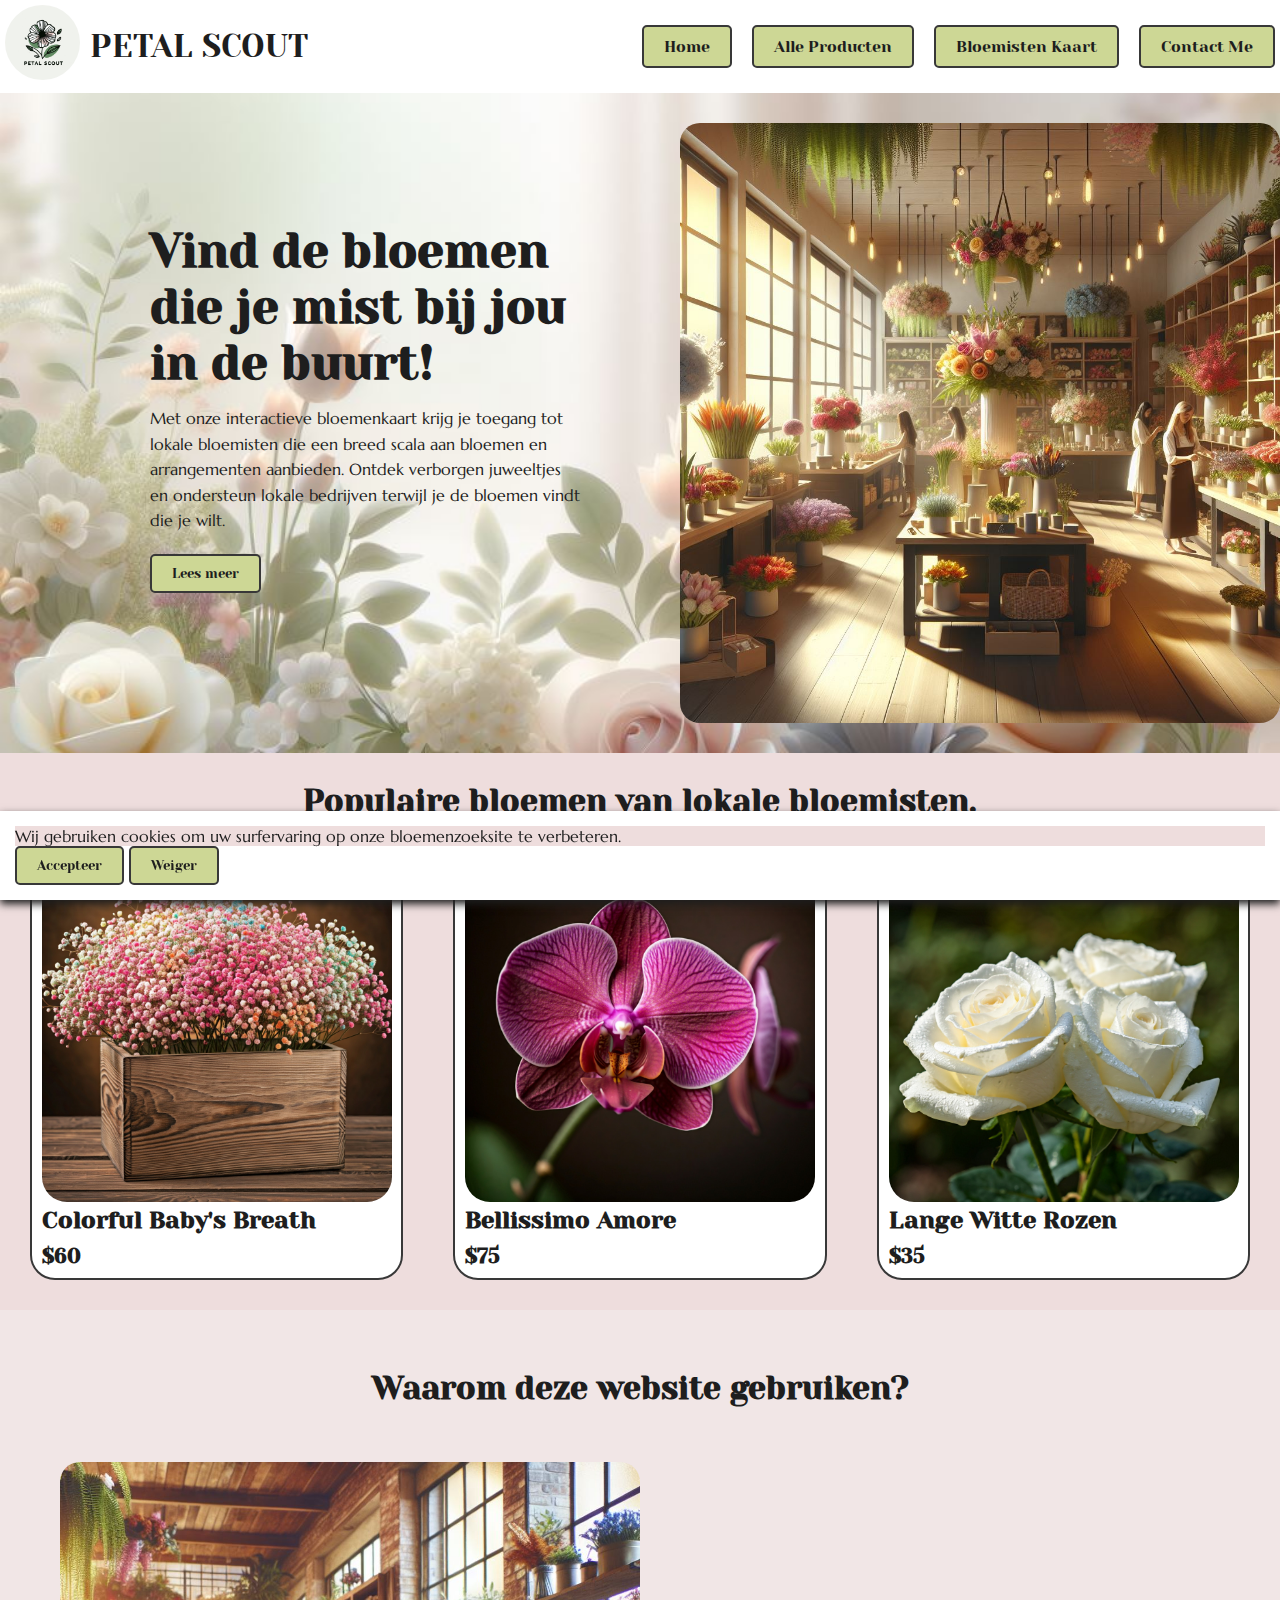
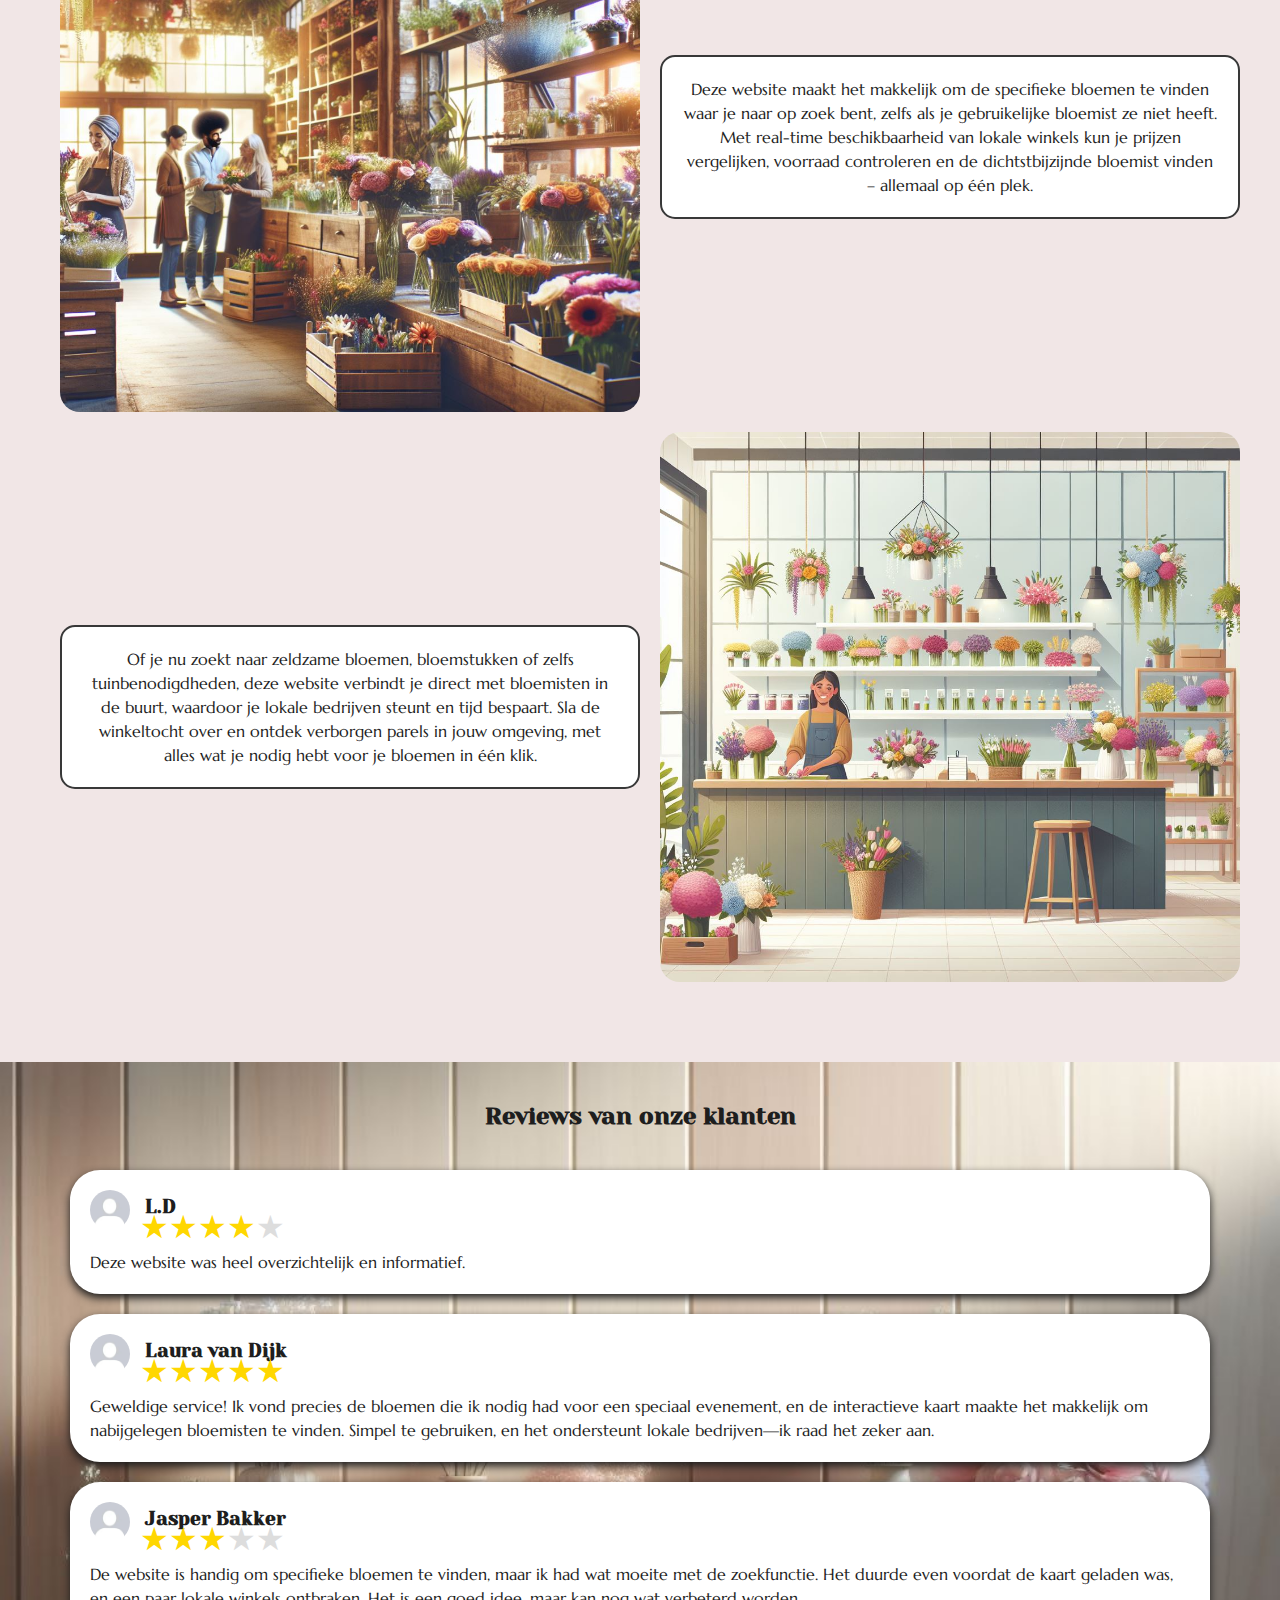
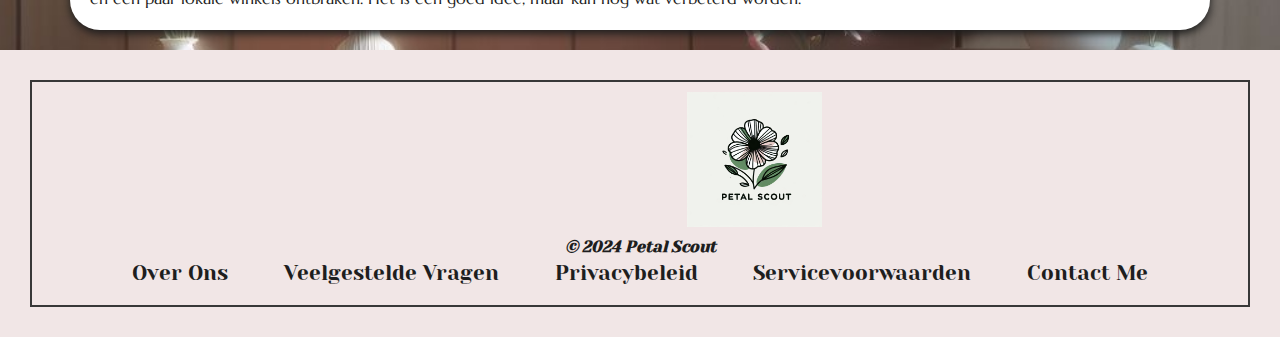
<file: Index.html>
<!DOCTYPE html>
<html lang="en">
<head>
    <meta charset="UTF-8">
    <meta name="description" content="Deze website is de plek om specifieke bloemen te vinden bij lokale bloemisten, vooral wanneer je vaste bloemist niet heeft wat je zoekt. Door de realtime beschikbaarheid van nabije winkels te bekijken, kun je prijzen vergelijken, de voorraad checken en de dichtstbijzijnde bloemisten vinden. Of je nu op zoek bent naar zeldzame bloemen, unieke bloemstukken of verzorgingsbenodigdheden, deze site verbindt je met de beste opties in de buurt.">
    <meta name="keywords" content="Bloemen zoeken, Lokale bloemisten, Bloemenwinkel in de buurt, Zeldzame bloemen vinden, Bloemen beschikbaarheid">
    <meta name="viewport" content="width=device-width, initial-scale=1.0">
    <meta name="author" content="Zandorah Brandon">
    <title>Petal Scout</title>
    <link rel="icon" type="img/jpeg" href="img/logo.jpeg">
    <link rel="preconnect" href="https://fonts.googleapis.com">
    <link rel="preconnect" href="https://fonts.gstatic.com" crossorigin>
    <link href="https://fonts.googleapis.com/css2?family=Marcellus&family=Yeseva+One&display=swap" rel="stylesheet">
    <link rel ="stylesheet" type="text/css" href="./css/style.css"/>
</head>
<body>
    <header class="header">
        <figure class="logo-container">
            <a class="logo" href="Index.html"><img src="img/logo.jpeg" alt="Petal Scout Logo" title="logo"/></a>
            <aside>
                <figcaption>Petal Scout</figcaption>
            </aside>
        </figure>
        <nav class="nav-bar">
            <ul>   
                <li><a href="Index.html">Home</a></li>
                <li><a href="AlleProducten.html">Alle Producten</a></li>
                <li><a href="BloemistenKaart.html">Bloemisten Kaart</a></li>
                <li><a href="ContactPage.html">Contact Me</a></li>
            </ul>
        </nav>
    </header>
    <section class="hero">
        <article class="hero-text">
            <h1>Vind de bloemen die je 
                mist bij jou in de buurt!</h1>
            <p>Met onze interactieve bloemenkaart krijg je toegang tot lokale 
                bloemisten die een breed scala aan bloemen en arrangementen 
                aanbieden. Ontdek verborgen juweeltjes en ondersteun lokale 
                bedrijven terwijl je de bloemen vindt die je wilt.
            </p>
            <button class="cta-button"><a href="#waarom-website">Lees meer</a></button>
        </article>
            <img src="img/home pic1.jpeg" alt="In een bloemen winkel" title="bloemen winkel"/>
    </section>
    <section class="Populaire-bloem">
        <h1>Populaire bloemen van lokale bloemisten.</h1>
        <section class="bloem-producten">
            <figure class="product">
                <a href="bloem.html">
                    <img src="img/flower1.jpeg" alt="Colorful Baby's Breath" title="Kleurige Bloem"/>
                <figcaption class="fig-prod">
                  <h3>Colorful Baby's Breath</h3>
                  <p>$60</p>
                </figcaption>
                </a>
              </figure>
              <figure class="product">
                <img src="img/flower2.jpeg" alt="Bellissimo Amore" title="Paarse Bloem"/>
                <figcaption class="fig-prod">
                  <h3>Bellissimo Amore</h3>
                  <p>$75</p>
                </figcaption>
              </figure>
              <figure class="product">
                <img src="img/flower3.jpeg" alt="Lange Witte Rozen" title="witte Roos"/>
                <figcaption class="fig-prod">
                  <h3>Lange Witte Rozen</h3>
                  <p>$35</p>
                </figcaption>
              </figure>
        </section>
      </section>
    <section id="waarom-website">
        <h1>Waarom deze website gebruiken?</h1>
        <figure class="waarom">
            <img class="rounded-image" src="img/home pic2.jpeg" alt="Bloemenwinkel met klanten" title="Bloemen en Klanten"/>
            <figcaption class="text-waarom">
                <p>
                    Deze website maakt het makkelijk om de specifieke bloemen te vinden waar je naar op zoek bent, zelfs als je gebruikelijke bloemist ze niet heeft. Met real-time beschikbaarheid van lokale winkels kun je prijzen vergelijken, voorraad controleren en de dichtstbijzijnde bloemist vinden – allemaal op één plek.
                </p>
            </figcaption>
        </figure>
        <figure class="waarom">
            <figcaption class="text-waarom">
                <p>
                    Of je nu zoekt naar zeldzame bloemen, bloemstukken of zelfs tuinbenodigdheden, deze website verbindt je direct met bloemisten in de buurt, waardoor je lokale bedrijven steunt en tijd bespaart. Sla de winkeltocht over en ontdek verborgen parels in jouw omgeving, met alles wat je nodig hebt voor je bloemen in één klik.
                </p>
            </figcaption>
            <img class="rounded-image" src="img/home pic3.jpeg" alt="Bloemist achter toonbank met bloemen" title="bloemist met Bloemen"/>
        </figure>
    </section>
    <section class="reviews">
        <h1>Reviews van onze klanten</h1>
        <section class="review">
            <section class="user-and-star">
                <img src="img/pfp.jpg" alt="L.D" title="persoon"/>
                <article class="single-review">
                    <h2>L.D</h2>
                    <section class="rating">
                        <ul class="star-rating">
                            <li class="star-filled">&#9733;</li>
                            <li class="star-filled">&#9733;</li>
                            <li class="star-filled">&#9733;</li>
                            <li class="star-filled">&#9733;</li>
                            <li class="star-empty">&#9733;</li>
                        </ul>
                    </section>
                </article>
            </section>
            <p>Deze website was heel overzichtelijk en informatief.</p>
        </section>
    
        <section class="review">
            <section class="user-and-star">
                <img src="img/pfp.jpg" alt="Laura van Dijk" title="persoon"/>
                <article class="single-review">
                    <h2>Laura van Dijk</h2>
                    <section class="rating">
                        <ul class="star-rating">
                            <li class="star-filled">&#9733;</li>
                            <li class="star-filled">&#9733;</li>
                            <li class="star-filled">&#9733;</li>
                            <li class="star-filled">&#9733;</li>
                            <li class="star-filled">&#9733;</li>
                        </ul>
                    </section>
                </article>
            </section>
            <p>Geweldige service! Ik vond precies de bloemen die ik nodig had voor een speciaal evenement, en de interactieve kaart maakte het makkelijk om nabijgelegen bloemisten te vinden. Simpel te gebruiken, en het ondersteunt lokale bedrijven—ik raad het zeker aan.</p>
        </section>
    
        <section class="review">
            <section class="user-and-star">
                <img src="img/pfp.jpg" alt="Jasper Bakker" title="persoon"/>
                <article class="single-review">
                    <h2> Jasper Bakker</h2>
                    <section class="rating">
                        <ul class="star-rating">
                            <li class="star-filled">&#9733;</li>
                            <li class="star-filled">&#9733;</li>
                            <li class="star-filled">&#9733;</li>
                            <li class="star-empty">&#9733;</li>
                            <li class="star-empty">&#9733;</li>
                        </ul>
                    </section>
                </article>
            </section>
            <p>De website is handig om specifieke bloemen te vinden, maar ik had wat moeite met de zoekfunctie. Het duurde even voordat de kaart geladen was, en een paar lokale winkels ontbraken. Het is een goed idee, maar kan nog wat verbeterd worden.</p>
        </section>   
    </section>
    <section class="cookies-bericht">
        <p>
            Wij gebruiken cookies om uw surfervaring op onze bloemenzoeksite te verbeteren.
        </p>
        <button class="accepteer-cookies-button">
            <a href="Index.html">Accepteer</a>
        </button>
        <button class="weiger-cookies-button">
            <a href="Index.html">Weiger</a>
        </button>
    </section>
    <footer>
        <section class="footer-border">
            <img class="footer-logo" src="img/logo.jpeg" alt="Petal Scout Logo" title="logo"/>
        <article class="branding">
            <p><em><strong>&copy; 2024 Petal Scout</strong></em></p>
        </article>
        <section class="links">
            <ul>
                <li>Over Ons</li>
                <li>Veelgestelde Vragen</li>
                <li>Privacybeleid</li>
                <li>Servicevoorwaarden</li>
                <li><a href="ContactPage.html">Contact Me</a></li>
            </ul>
        </section>
        </section>
    </footer>
</body>
</html>
</file>
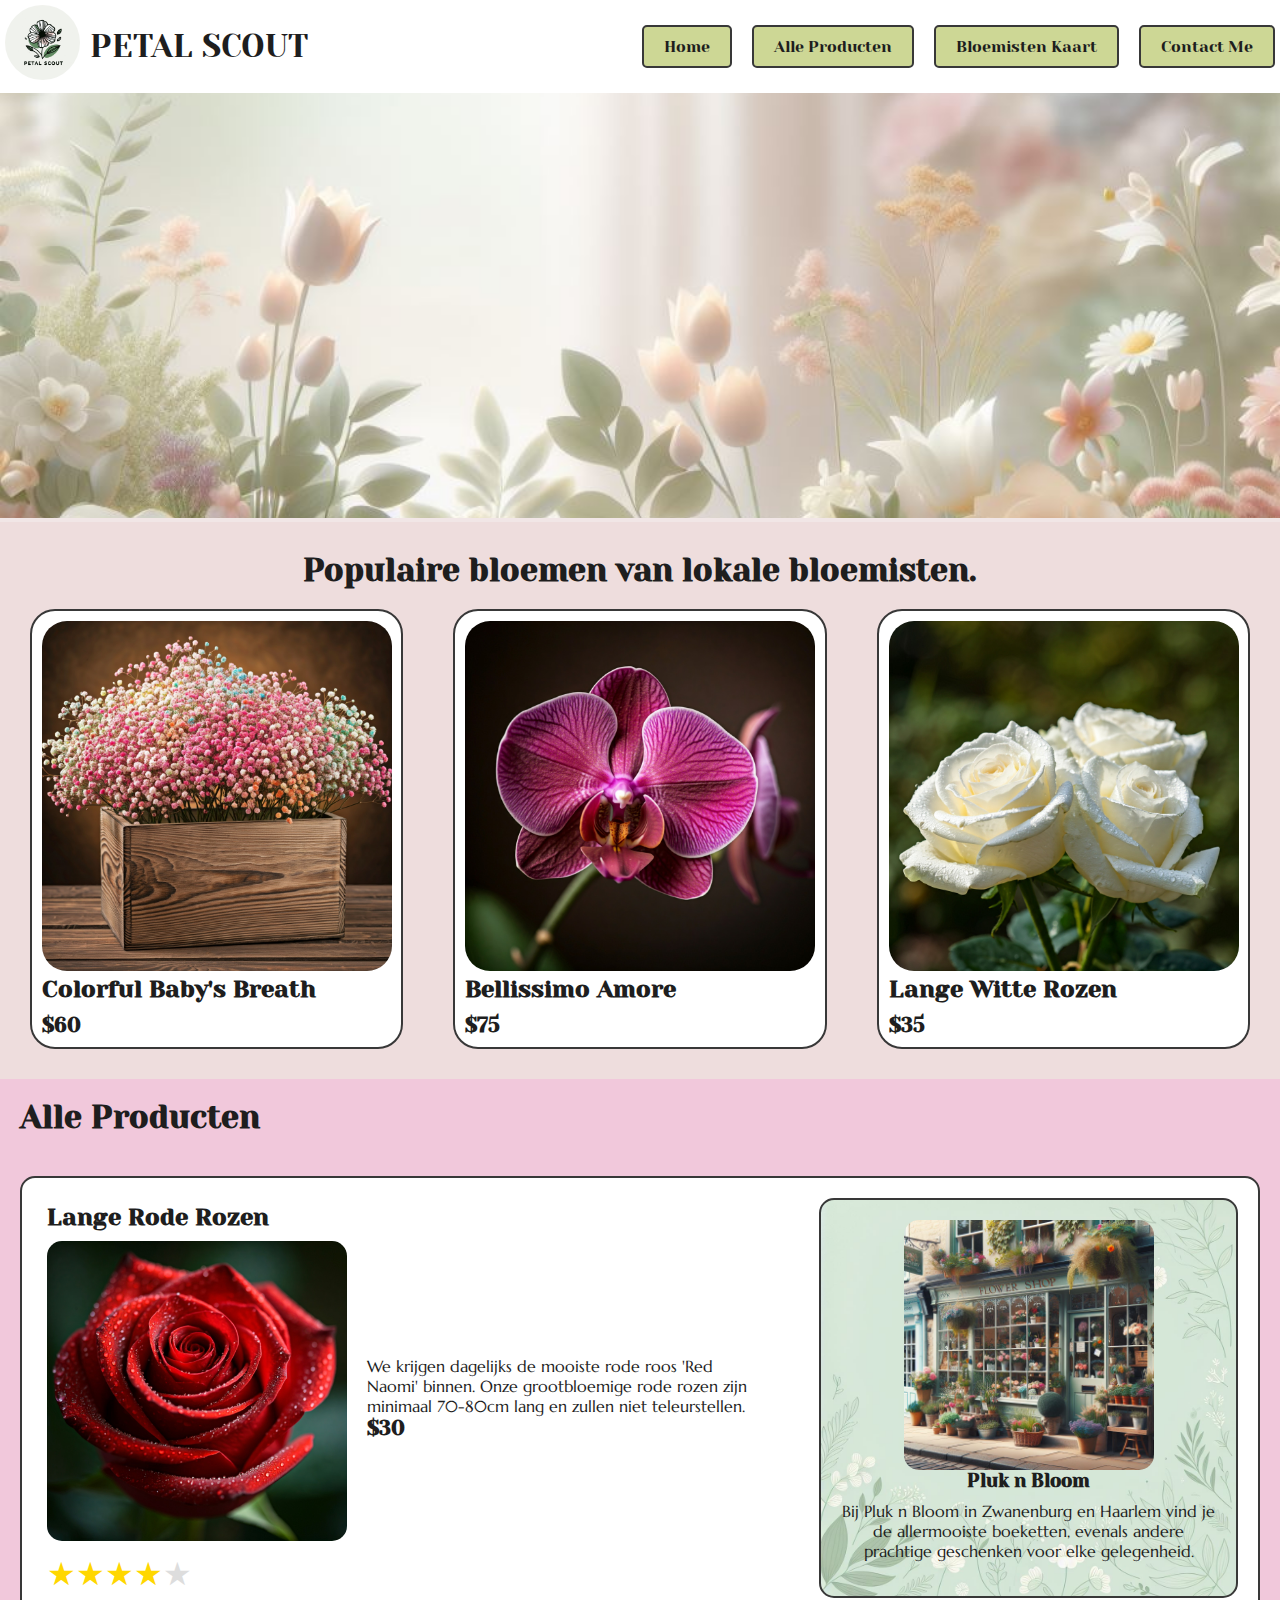
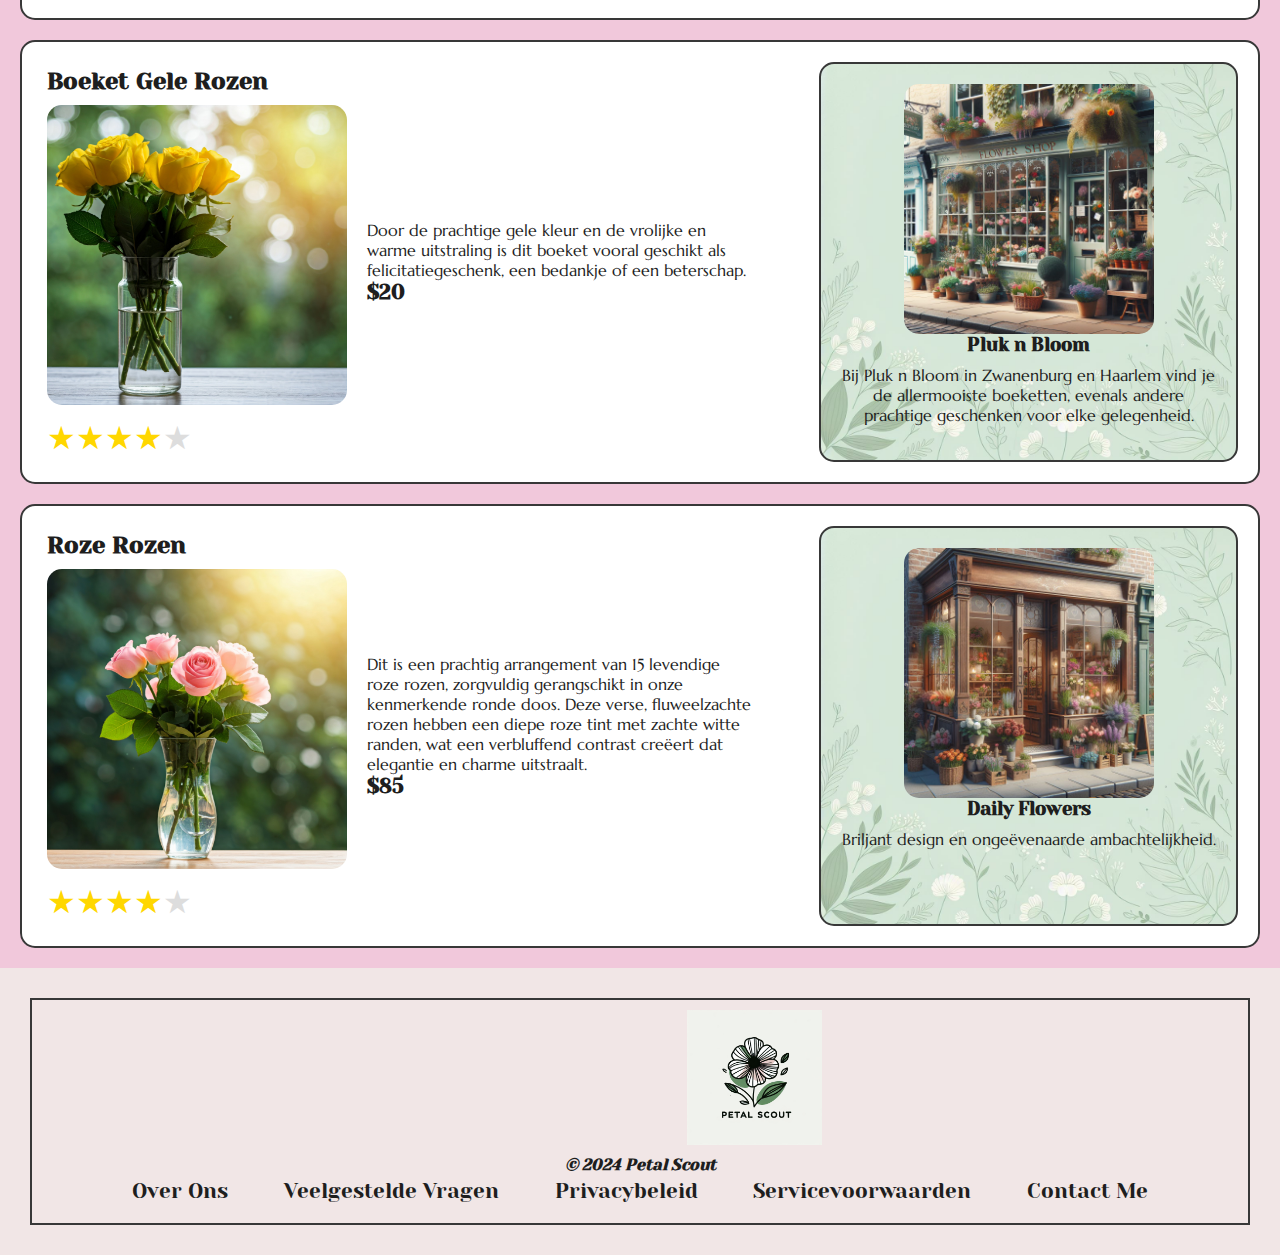
<file: AlleProducten.html>
<!DOCTYPE html>
<html lang="en">
<head>
    <meta charset="UTF-8">
    <meta name="description" content="Deze website is de plek om specifieke bloemen te vinden bij lokale bloemisten, vooral wanneer je vaste bloemist niet heeft wat je zoekt. Door de realtime beschikbaarheid van nabije winkels te bekijken, kun je prijzen vergelijken, de voorraad checken en de dichtstbijzijnde bloemisten vinden. Of je nu op zoek bent naar zeldzame bloemen, unieke bloemstukken of verzorgingsbenodigdheden, deze site verbindt je met de beste opties in de buurt.">
    <meta name="keywords" content="Bloemen zoeken, Lokale bloemisten, Bloemenwinkel in de buurt, Zeldzame bloemen vinden, Bloemen beschikbaarheid">
    <meta name="viewport" content="width=device-width, initial-scale=1.0">
    <meta name="author" content="Zandorah Brandon">
    <title>Petal Scout</title>
    <link rel="icon" type="img/jpeg" href="img/logo.jpeg">
    <link rel="preconnect" href="https://fonts.googleapis.com">
    <link rel="preconnect" href="https://fonts.gstatic.com" crossorigin>
    <link href="https://fonts.googleapis.com/css2?family=Marcellus&family=Yeseva+One&display=swap" rel="stylesheet">
    <link rel ="stylesheet" type="text/css" href="./css/style.css"/>
</head>
<body>
    <header class="header">
        <figure class="logo-container">
            <a class="logo" href="Index.html"><img src="img/logo.jpeg" alt="Petal Scout Logo" title="logo"/></a>
            <aside>
                <figcaption>Petal Scout</figcaption>
            </aside>
        </figure>
        <nav class="nav-bar">
            <ul>   
                <li><a href="Index.html">Home</a></li>
                <li><a href="AlleProducten.html">Alle Producten</a></li>
                <li><a href="BloemistenKaart.html">Bloemisten Kaart</a></li>
                <li><a href="ContactPage.html">Contact Me</a></li>
            </ul>
        </nav>
    </header>
    <figure>
        <img class="page1-bg" src="img/home bg pic1.jpeg" alt="bloemen achtergrond" title="bloemen"/>
    </figure>
    <section class="Populaire-bloem">
        <h1>Populaire bloemen van lokale bloemisten.</h1>
        <section class="bloem-producten">
            <figure class="product">
                <a href="bloem.html">
                    <img src="img/flower1.jpeg" alt="Colorful Baby's Breath" title="Kleurige Bloem"/>
                <figcaption class="fig-prod">
                  <h3>Colorful Baby's Breath</h3>
                  <p>$60</p>
                </figcaption>
                </a>
              </figure>
              <figure class="product">
                <img src="img/flower2.jpeg" alt="Bellissimo Amore" title="Paarse Bloem"/>
                <figcaption class="fig-prod">
                  <h3>Bellissimo Amore</h3>
                  <p>$75</p>
                </figcaption>
              </figure>
              <figure class="product">
                <img src="img/flower3.jpeg" alt="Lange Witte Rozen" title="witte Rooz"/>
                <figcaption class="fig-prod">
                  <h3>Lange Witte Rozen</h3>
                  <p>$35</p>
                </figcaption>
              </figure>
        </section>
    </section>
    <section class="product-section">
        <h1>
            Alle Producten
        </h1>
        <article class="product-card">
          <header class="product-info">
            <section class="p1-sec1">
                <h2>Lange Rode Rozen</h2>
            <img class="product-image" src="img/flower4.jpeg" alt="Lange Rode Rozen" title="rose roos"/>
            <section class="rating">
                <ul class="star-rating">
                    <li class="star-filled">&#9733;</li>
                    <li class="star-filled">&#9733;</li>
                    <li class="star-filled">&#9733;</li>
                    <li class="star-filled">&#9733;</li>
                    <li class="star-empty">&#9733;</li>
                </ul>
            </section>
            </section>
            <section class="p1-sec2">
                <p>We krijgen dagelijks de mooiste rode roos 'Red Naomi' binnen. Onze grootbloemige rode rozen zijn minimaal 70-80cm lang en zullen niet teleurstellen.</p>
            <p class="price">$30</p>
            </section>
          </header>
      
          <aside class="shop-info">
            <img class="shop-image" src="img/shop front2.jpeg" alt="Pluk n Bloom" title="winkel deur"/>
            <h3>Pluk n Bloom</h3>
            <p>Bij Pluk n Bloom in Zwanenburg en Haarlem vind je de allermooiste boeketten, evenals andere prachtige geschenken voor elke gelegenheid.</p>
          </aside>
        </article>
      
        <article class="product-card">
        <header class="product-info">
            <section class="p1-sec1">
                <h2>Boeket Gele Rozen</h2>
            <img class="product-image" src="img/flower5.jpeg" alt="Boeket Gele Rozen" title="gele roos"/>
            <section class="rating">
                <ul class="star-rating">
                    <li class="star-filled">&#9733;</li>
                    <li class="star-filled">&#9733;</li>
                    <li class="star-filled">&#9733;</li>
                    <li class="star-filled">&#9733;</li>
                    <li class="star-empty">&#9733;</li>
                </ul>
            </section>
            </section>
            <section class="p1-sec2">
                <p>Door de prachtige gele kleur en de vrolijke en warme uitstraling is dit boeket vooral geschikt als felicitatiegeschenk, een bedankje of een beterschap.</p>
            <p class="price">$20</p>
            </section>
        </header>
      
          <aside class="shop-info">
            <img class="shop-image" src="img/shop front2.jpeg" alt="Pluk n Bloom" title="winkel deur"/>
            <h3>Pluk n Bloom</h3>
            <p>Bij Pluk n Bloom in Zwanenburg en Haarlem vind je de allermooiste boeketten, evenals andere prachtige geschenken voor elke gelegenheid.</p>
          </aside>
        </article>
      
        <article class="product-card">
            <header class="product-info">
                <section class="p1-sec1">
                    <h2>Roze Rozen</h2>
                <img class="product-image" src="img/flower6.jpeg" alt="Roze Rozen" title="roze roos"/>
                <section class="rating">
                    <ul class="star-rating">
                        <li class="star-filled">&#9733;</li>
                        <li class="star-filled">&#9733;</li>
                        <li class="star-filled">&#9733;</li>
                        <li class="star-filled">&#9733;</li>
                        <li class="star-empty">&#9733;</li>
                    </ul>
                </section>
                </section>
                <section class="p1-sec2">
                    <p>Dit is een prachtig arrangement van 15 levendige roze rozen, zorgvuldig gerangschikt in onze kenmerkende ronde doos. Deze verse, fluweelzachte rozen hebben een diepe roze tint met zachte witte randen, wat een verbluffend contrast creëert dat elegantie en charme uitstraalt.</p>
                <p class="price">$85</p>
                </section>
            </header>
      
          <aside class="shop-info">
            <img class="shop-image" src="img/shop front1.jpeg" alt="Daily Flowers" title="winkel deur"/>
            <h3>Daily Flowers</h3>
            <p>Briljant design en ongeëvenaarde ambachtelijkheid.</p>
          </aside>
        </article>
      </section>
      <footer>
        <section class="footer-border">
            <img class="footer-logo" src="img/logo.jpeg" alt="Petal Scout Logo" title="logo"/>
        <article class="branding">
            <p><em><strong>&copy; 2024 Petal Scout</strong></em></p>
        </article>
        <section class="links">
            <ul>
                <li>Over Ons</li>
                <li>Veelgestelde Vragen</li>
                <li>Privacybeleid</li>
                <li>Servicevoorwaarden</li>
                <li><a href="ContactPage.html">Contact Me</a></li>
            </ul>
        </section>
        </section>
    </footer>
</body>
</html>
</file>
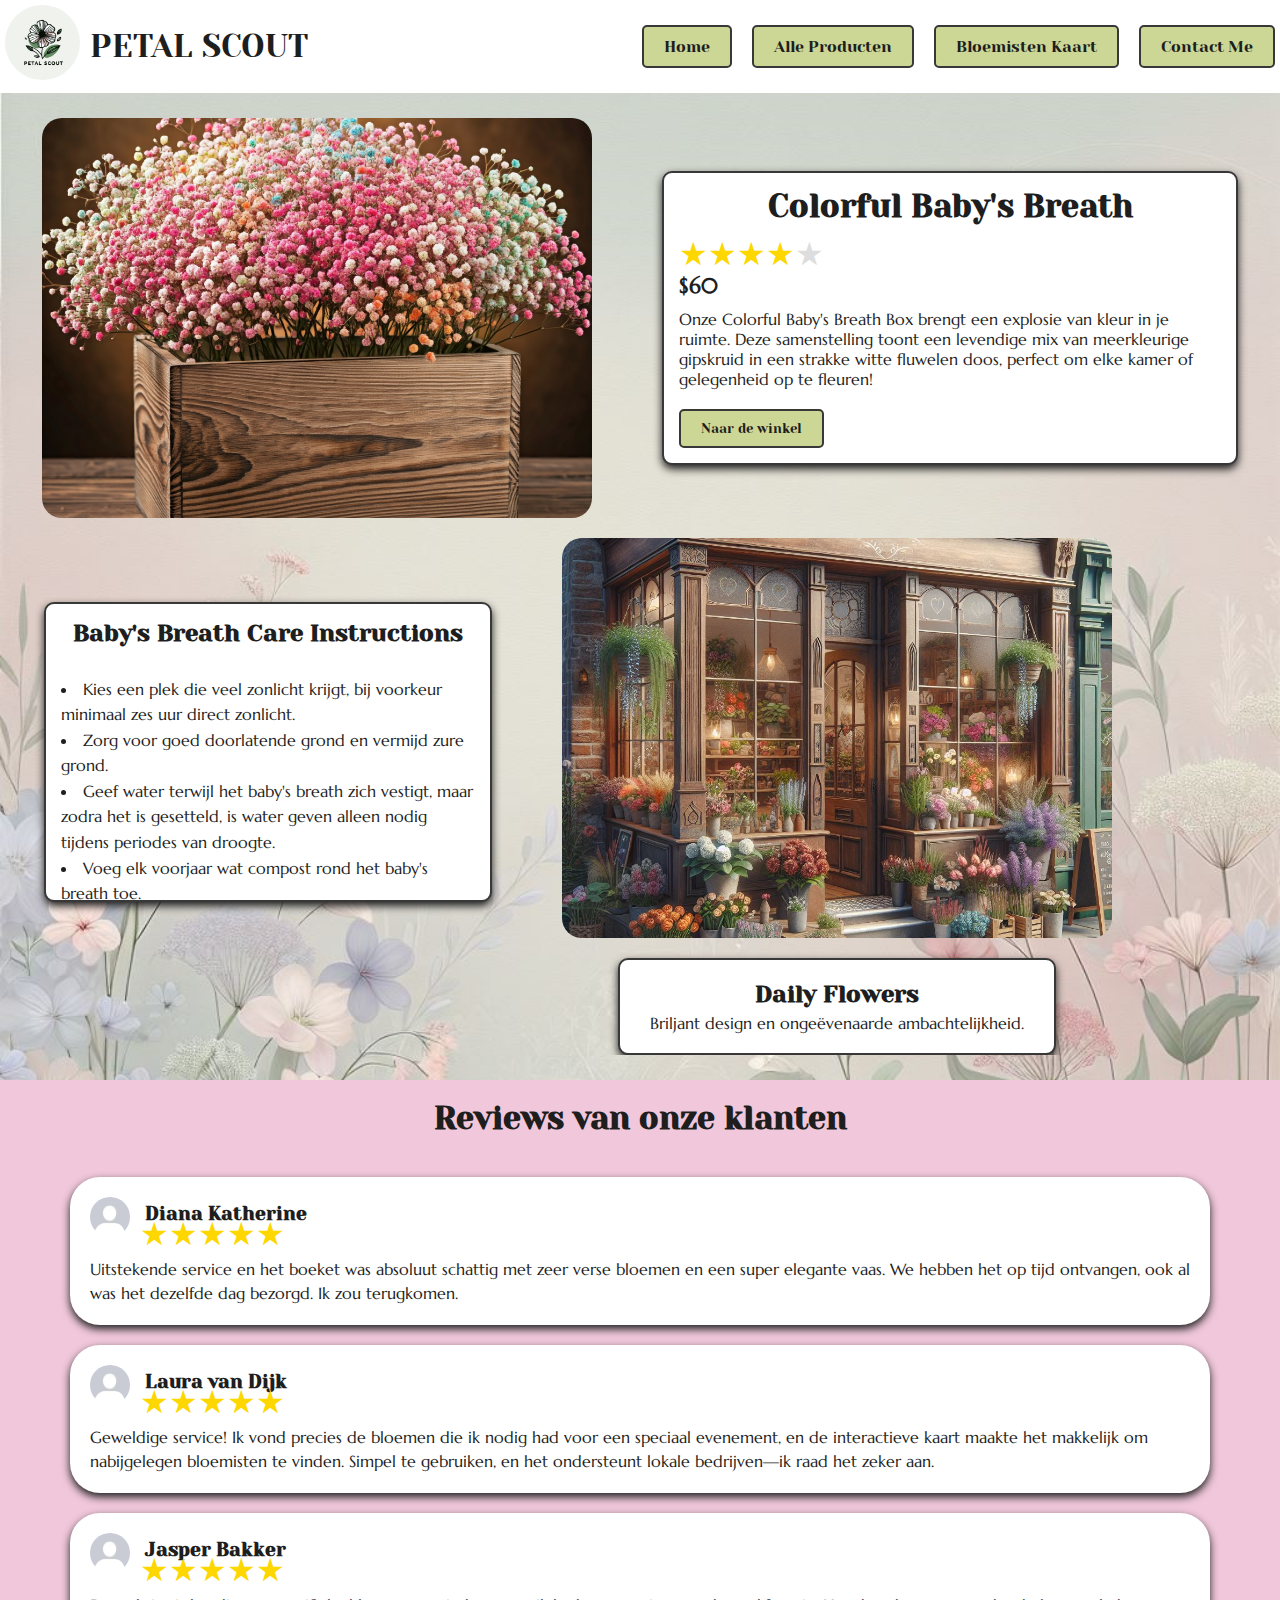
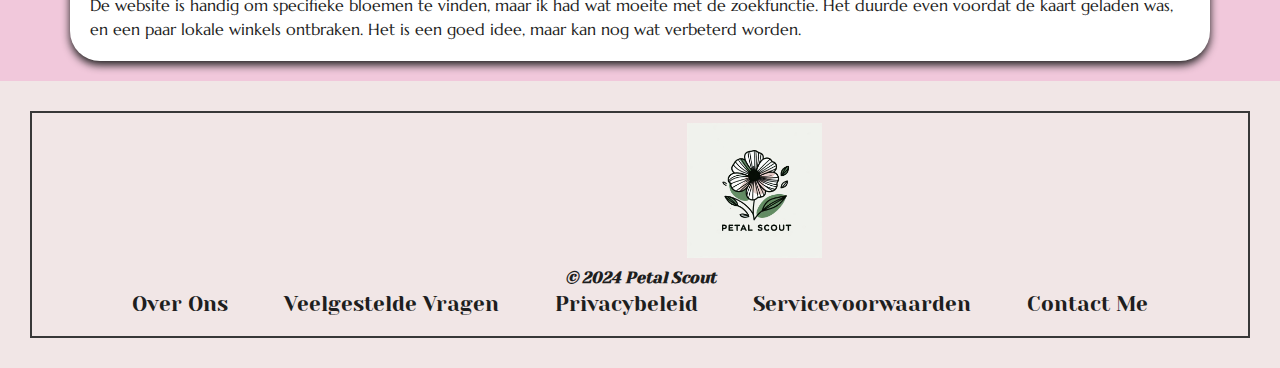
<file: bloem.html>
<!DOCTYPE html>
<html lang="en">
<head>
    <meta charset="UTF-8">
    <meta name="description" content="Deze website is de plek om specifieke bloemen te vinden bij lokale bloemisten, vooral wanneer je vaste bloemist niet heeft wat je zoekt. Door de realtime beschikbaarheid van nabije winkels te bekijken, kun je prijzen vergelijken, de voorraad checken en de dichtstbijzijnde bloemisten vinden. Of je nu op zoek bent naar zeldzame bloemen, unieke bloemstukken of verzorgingsbenodigdheden, deze site verbindt je met de beste opties in de buurt.">
    <meta name="keywords" content="Bloemen zoeken, Lokale bloemisten, Bloemenwinkel in de buurt, Zeldzame bloemen vinden, Bloemen beschikbaarheid">
    <meta name="viewport" content="width=device-width, initial-scale=1.0">
    <meta name="author" content="Zandorah Brandon">
    <title>Petal Scout</title>
    <link rel="icon" type="img/jpeg" href="img/logo.jpeg">
    <link rel="preconnect" href="https://fonts.googleapis.com">
    <link rel="preconnect" href="https://fonts.gstatic.com" crossorigin>
    <link href="https://fonts.googleapis.com/css2?family=Marcellus&family=Yeseva+One&display=swap" rel="stylesheet">
    <link rel ="stylesheet" type="text/css" href="./css/style.css"/>
</head>
<body>
    <header class="header">
        <figure class="logo-container">
            <a class="logo" href="Index.html"><img src="img/logo.jpeg" alt="Petal Scout Logo" title="logo"/></a>
            <aside>
                <figcaption>Petal Scout</figcaption>
            </aside>
        </figure>
        <nav class="nav-bar">
            <ul>   
                <li><a href="Index.html">Home</a></li>
                <li><a href="AlleProducten.html">Alle Producten</a></li>
                <li><a href="BloemistenKaart.html">Bloemisten Kaart</a></li>
                <li><a href="ContactPage.html">Contact Me</a></li>
            </ul>
        </nav>
    </header>
    <section class="p2-bg">
        <section class="p2">
            <figure class="aside-pic">
                <img src="img/flower1.jpeg" alt="Colorful Baby's Breath" title="Kleurige Bloem"/>
            </figure>
            <article class="p2-star-and-name">
              <h1>Colorful Baby's Breath</h1>
                <section class="rating">
                    <ul class="star-rating">
                        <li class="star-filled">&#9733;</li>
                        <li class="star-filled">&#9733;</li>
                        <li class="star-filled">&#9733;</li>
                        <li class="star-filled">&#9733;</li>
                        <li class="star-empty">&#9733;</li>
                    </ul>
                </section>
              <p class="b-price">$60</p>
              <p class="p2-description">Onze Colorful Baby's Breath Box brengt een explosie van kleur in je ruimte. Deze samenstelling toont een levendige mix van meerkleurige gipskruid in een strakke witte fluwelen doos, perfect om elke kamer of gelegenheid op te fleuren!</p>
              <button class="cta-button"><a href="winkel.html">Naar de winkel</a></button>
            </article>
            <aside class="aside-text">
              <h1>Baby's Breath Care Instructions</h1>
              <ul>
                <li>Kies een plek die veel zonlicht krijgt, bij voorkeur minimaal zes uur direct zonlicht.</li>
                <li>Zorg voor goed doorlatende grond en vermijd zure grond.</li>
                <li>Geef water terwijl het baby's breath zich vestigt, maar zodra het is gesetteld, is water geven alleen nodig tijdens periodes van droogte.</li>
                <li>Voeg elk voorjaar wat compost rond het baby's breath toe.</li>
              </ul>
            </aside>
            <figure class="p2-store">
              <img src="img/shop front1.jpeg" alt="Daily Flowers Store" title="winkel deur"/>
              <section class="store-text">
                <h1>Daily Flowers</h1>
                <p>Briljant design en ongeëvenaarde ambachtelijkheid.</p>
              </section>
            </figure>
        </section>
    </section>
    <section class="p2-reviews">
        <h1>Reviews van onze klanten</h1>
        <section class="review">
            <section class="user-and-star">
                <img src="img/pfp.jpg" alt="Diana Katherine" title="persoon"/>
                <article class="single-review">
                    <h2>Diana Katherine</h2>
                    <section class="rating">
                        <ul class="star-rating">
                            <li class="star-filled">&#9733;</li>
                            <li class="star-filled">&#9733;</li>
                            <li class="star-filled">&#9733;</li>
                            <li class="star-filled">&#9733;</li>
                            <li class="star-filled">&#9733;</li>
                        </ul>
                    </section>
                </article>
            </section>
            <p>Uitstekende service en het boeket was absoluut schattig met zeer verse bloemen en een super elegante vaas. We hebben het op tijd ontvangen, ook al was het dezelfde dag bezorgd. Ik zou terugkomen.</p>
        </section>
    
        <section class="review">
            <section class="user-and-star">
                <img src="img/pfp.jpg" alt="Laura van Dijk" title="persoon"/>
                <article class="single-review">
                    <h2>Laura van Dijk</h2>
                    <section class="rating">
                        <ul class="star-rating">
                            <li class="star-filled">&#9733;</li>
                            <li class="star-filled">&#9733;</li>
                            <li class="star-filled">&#9733;</li>
                            <li class="star-filled">&#9733;</li>
                            <li class="star-filled">&#9733;</li>
                        </ul>
                    </section>
                </article>
            </section>
            <p>Geweldige service! Ik vond precies de bloemen die ik nodig had voor een speciaal evenement, en de interactieve kaart maakte het makkelijk om nabijgelegen bloemisten te vinden. Simpel te gebruiken, en het ondersteunt lokale bedrijven—ik raad het zeker aan.</p>
        </section>
    
        <section class="review">
            <section class="user-and-star">
                <img src="img/pfp.jpg" alt="Jasper Bakker" title="persoon"/>
                <article class="single-review">
                    <h2> Jasper Bakker</h2>
                    <section class="rating">
                        <ul class="star-rating">
                            <li class="star-filled">&#9733;</li>
                            <li class="star-filled">&#9733;</li>
                            <li class="star-filled">&#9733;</li>
                            <li class="star-filled">&#9733;</li>
                            <li class="star-filled">&#9733;</li>
                        </ul>
                    </section>
                </article>
            </section>
            <p>De website is handig om specifieke bloemen te vinden, maar ik had wat moeite met de zoekfunctie. Het duurde even voordat de kaart geladen was, en een paar lokale winkels ontbraken. Het is een goed idee, maar kan nog wat verbeterd worden.</p>
        </section>   
    </section>
    <footer>
        <section class="footer-border">
            <img class="footer-logo" src="img/logo.jpeg" alt="Petal Scout Logo" title="logo"/>
        <article class="branding">
            <p><em><strong>&copy; 2024 Petal Scout</strong></em></p>
        </article>
        <section class="links">
            <ul>
                <li>Over Ons</li>
                <li>Veelgestelde Vragen</li>
                <li>Privacybeleid</li>
                <li>Servicevoorwaarden</li>
                <li><a href="ContactPage.html">Contact Me</a></li>
            </ul>
        </section>
        </section>
    </footer>
</body>
</html>
</file>
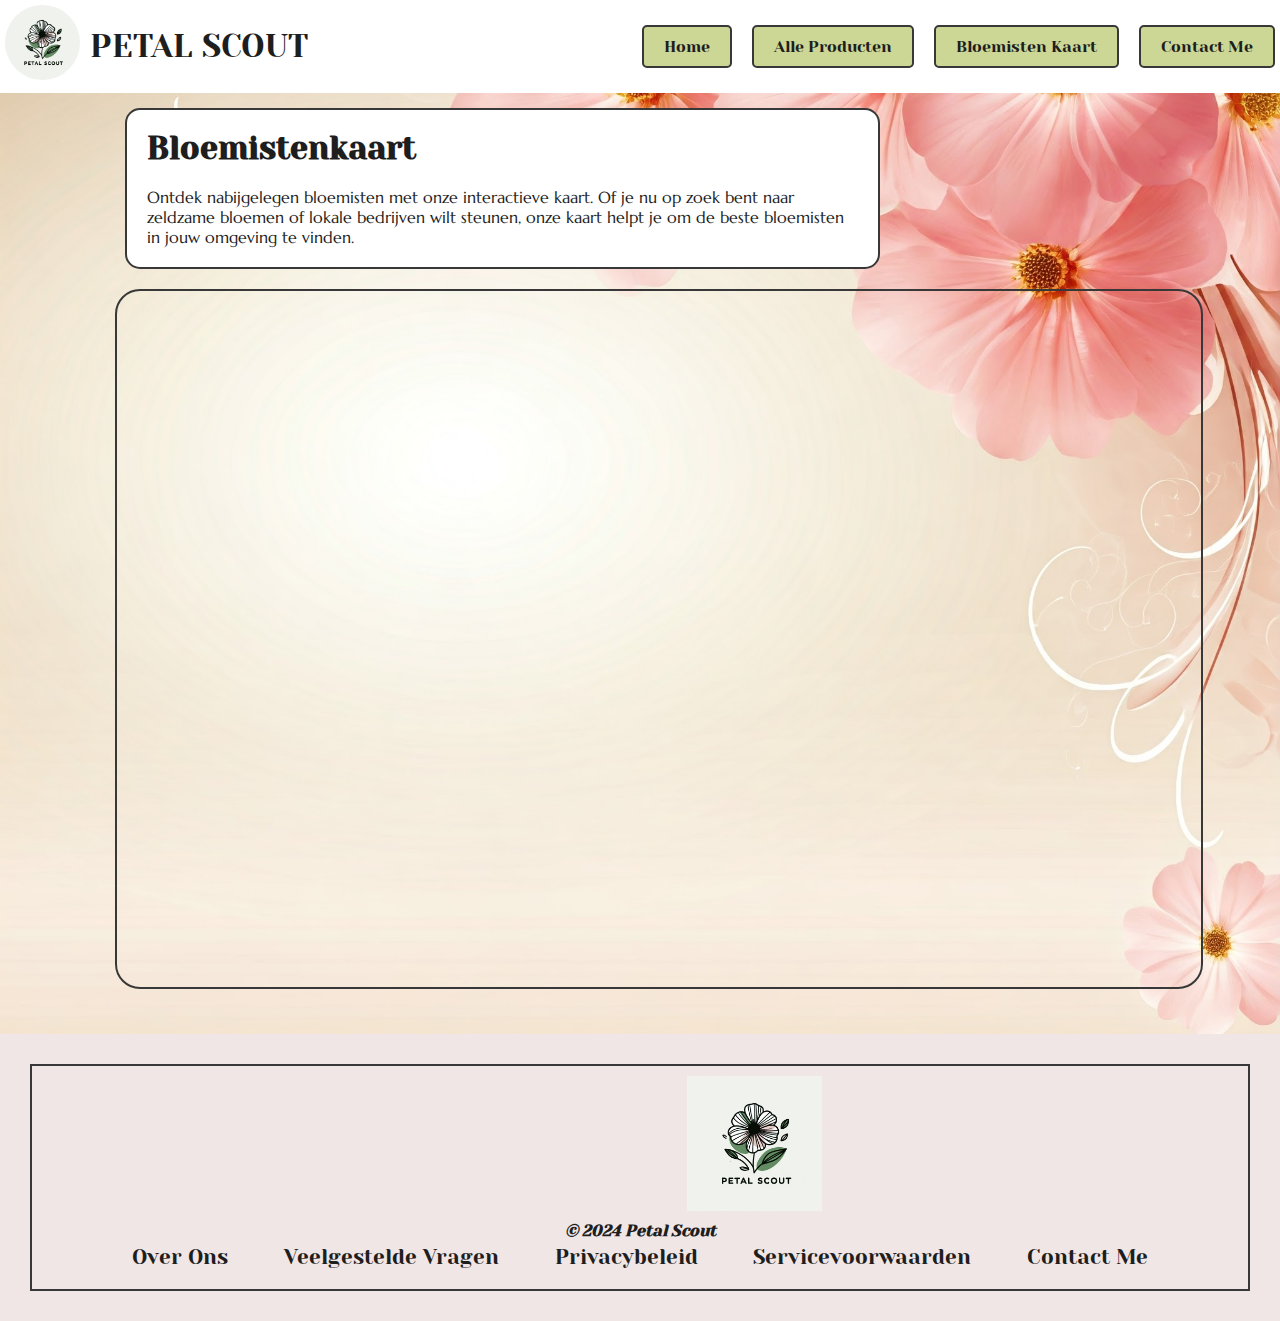
<file: BloemistenKaart.html>
<!DOCTYPE html>
<html lang="en">
<head>
    <meta charset="UTF-8">
    <meta name="description" content="Deze website is de plek om specifieke bloemen te vinden bij lokale bloemisten, vooral wanneer je vaste bloemist niet heeft wat je zoekt. Door de realtime beschikbaarheid van nabije winkels te bekijken, kun je prijzen vergelijken, de voorraad checken en de dichtstbijzijnde bloemisten vinden. Of je nu op zoek bent naar zeldzame bloemen, unieke bloemstukken of verzorgingsbenodigdheden, deze site verbindt je met de beste opties in de buurt.">
    <meta name="keywords" content="Bloemen zoeken, Lokale bloemisten, Bloemenwinkel in de buurt, Zeldzame bloemen vinden, Bloemen beschikbaarheid">
    <meta name="viewport" content="width=device-width, initial-scale=1.0">
    <meta name="author" content="Zandorah Brandon">
    <title>Petal Scout</title>
    <link rel="icon" type="img/jpeg" href="img/logo.jpeg">
    <link rel="preconnect" href="https://fonts.googleapis.com">
    <link rel="preconnect" href="https://fonts.gstatic.com" crossorigin>
    <link href="https://fonts.googleapis.com/css2?family=Marcellus&family=Yeseva+One&display=swap" rel="stylesheet">
    <link rel ="stylesheet" type="text/css" href="./css/style.css"/>
</head>
<body>
    <header class="header">
        <figure class="logo-container">
            <a class="logo" href="Index.html"><img src="img/logo.jpeg" alt="Petal Scout Logo" title="logo"/></a>
            <aside>
                <figcaption>Petal Scout</figcaption>
            </aside>
        </figure>
        <nav class="nav-bar">
            <ul>   
                <li><a href="Index.html">Home</a></li>
                <li><a href="AlleProducten.html">Alle Producten</a></li>
                <li><a href="BloemistenKaart.html">Bloemisten Kaart</a></li>
                <li><a href="ContactPage.html">Contact Me</a></li>
            </ul>
        </nav>
    </header>
    <section class="bloem-kaart">
        <article class="page5-text">
            <h1>Bloemistenkaart</h1>
            <p>Ontdek nabijgelegen bloemisten met onze interactieve kaart. 
                Of je nu op zoek bent naar zeldzame bloemen of lokale bedrijven wilt 
                steunen, onze kaart helpt je om de beste bloemisten in jouw omgeving te vinden.</p>
        </article>
        <section class="map">
            <iframe src="https://www.google.com/maps/d/u/0/embed?mid=1CB7pQM8nEh_Ds5DamjPYBaLv0zyuMNA&ehbc=2E312F&noprof=1"></iframe>
        </section>
    </section>
    <footer>
        <section class="footer-border">
            <img class="footer-logo" src="img/logo.jpeg" alt="Petal Scout Logo" title="logo"/>
        <article class="branding">
            <p><em><strong>&copy; 2024 Petal Scout</strong></em></p>
        </article>
        <section class="links">
            <ul>
                <li>Over Ons</li>
                <li>Veelgestelde Vragen</li>
                <li>Privacybeleid</li>
                <li>Servicevoorwaarden</li>
                <li><a href="ContactPage.html">Contact Me</a></li>
            </ul>
        </section>
        </section>
    </footer>
</body>
</html>
</file>
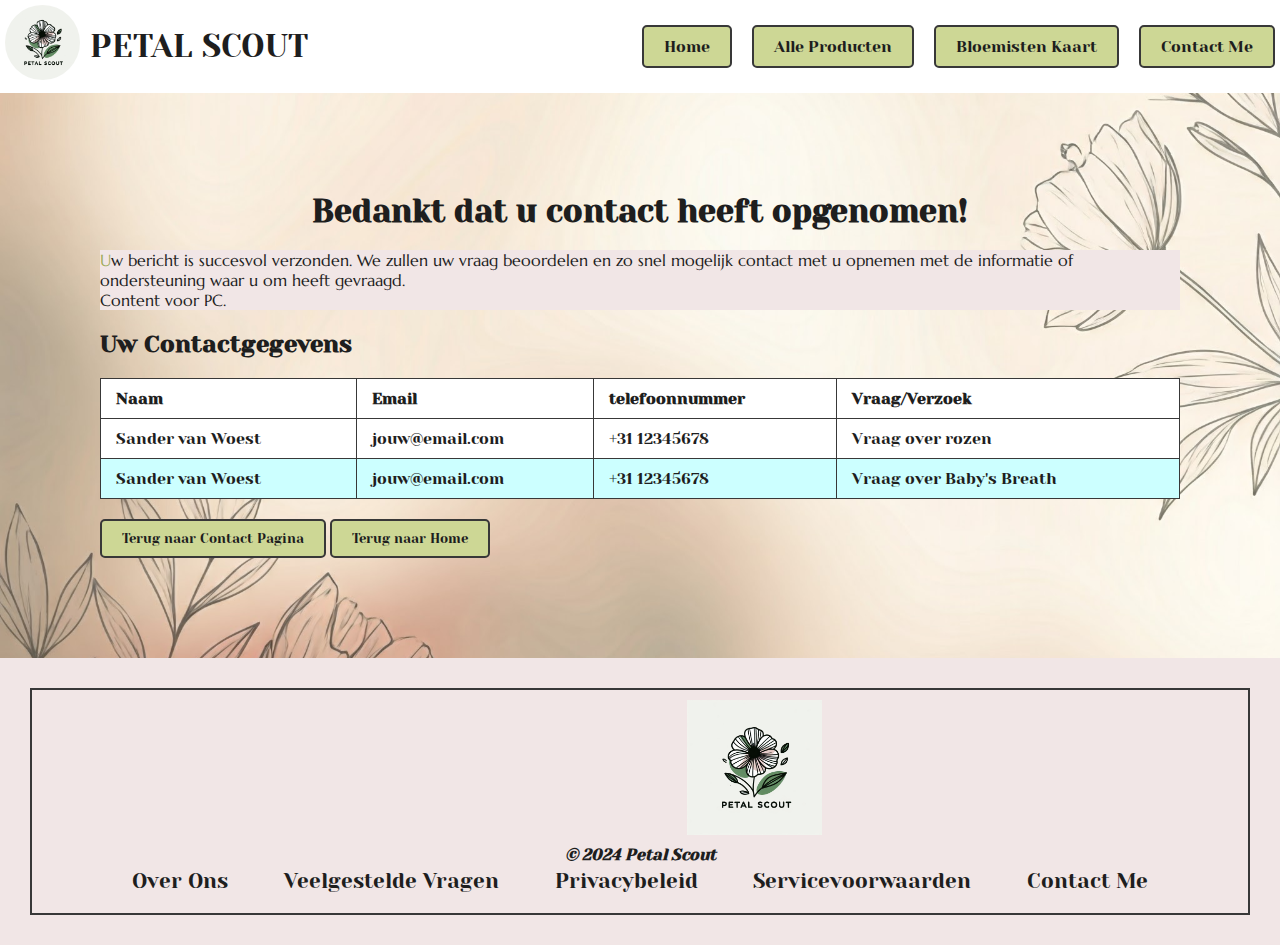
<file: ContactPage na submit.html>
<!DOCTYPE html>
<html lang="en">
<head>
    <meta charset="UTF-8">
    <meta name="description" content="Deze website is de plek om specifieke bloemen te vinden bij lokale bloemisten, vooral wanneer je vaste bloemist niet heeft wat je zoekt. Door de realtime beschikbaarheid van nabije winkels te bekijken, kun je prijzen vergelijken, de voorraad checken en de dichtstbijzijnde bloemisten vinden. Of je nu op zoek bent naar zeldzame bloemen, unieke bloemstukken of verzorgingsbenodigdheden, deze site verbindt je met de beste opties in de buurt.">
    <meta name="keywords" content="Bloemen zoeken, Lokale bloemisten, Bloemenwinkel in de buurt, Zeldzame bloemen vinden, Bloemen beschikbaarheid">
    <meta name="viewport" content="width=device-width, initial-scale=1.0">
    <meta name="author" content="Zandorah Brandon">
    <title>Petal Scout</title>
    <link rel="icon" type="img/jpeg" href="img/logo.jpeg">
    <link rel="preconnect" href="https://fonts.googleapis.com">
    <link rel="preconnect" href="https://fonts.gstatic.com" crossorigin>
    <link href="https://fonts.googleapis.com/css2?family=Marcellus&family=Yeseva+One&display=swap" rel="stylesheet">
    <link rel ="stylesheet" type="text/css" href="./css/style.css"/>
</head>
<body>
    <header class="header">
        <figure class="logo-container">
            <a class="logo" href="Index.html"><img src="img/logo.jpeg" alt="Petal Scout Logo" title="logo"/></a>
            <aside>
                <figcaption>Petal Scout</figcaption>
            </aside>
        </figure>
        <nav class="nav-bar">
            <ul>   
                <li><a href="Index.html">Home</a></li>
                <li><a href="AlleProducten.html">Alle Producten</a></li>
                <li><a href="BloemistenKaart.html">Bloemisten Kaart</a></li>
                <li><a href="ContactPage.html">Contact Me</a></li>
            </ul>
        </nav>
    </header>
    <section class="contactp-yes">
        <h1>
            Bedankt dat u contact heeft opgenomen!
        </h1>
        <p class="pp">
            Uw bericht is succesvol verzonden. We zullen uw vraag beoordelen en zo snel mogelijk contact met u opnemen met de informatie of ondersteuning waar u om heeft gevraagd.
        </p>
        <p id="mobiel">
            Content voor mobiel.
        </p>
        <p id="PC">
            Content voor PC.
        </p>
        <h2>Uw Contactgegevens</h2>
        <table class="contact-table">
            <thead>
                <tr>
                    <th>Naam</th>
                    <th>Email</th>
                    <th>telefoonnummer</th>
                    <th>Vraag/Verzoek</th>
                </tr>
            </thead>
            <tbody>
                <tr>
                    <td>Sander van Woest</td>
                    <td>jouw@email.com</td>
                    <td>+31 12345678</td>
                    <td>Vraag over rozen</td>
                </tr>
                <tr>
                    <td>Sander van Woest</td>
                    <td>jouw@email.com</td>
                    <td>+31 12345678</td>
                    <td>Vraag over Baby's Breath</td>
                </tr>
            </tbody>
        </table>
        <button class="cta-button"><a href="ContactPage.html">Terug naar Contact Pagina</a></button>
        <button class="cta-button"><a href="Index.html">Terug naar Home</a></button>
    </section>
    <footer>
        <section class="footer-border">
            <img class="footer-logo" src="img/logo.jpeg" alt="Petal Scout Logo" title="logo"/>
        <article class="branding">
            <p><em><strong>&copy; 2024 Petal Scout</strong></em></p>
        </article>
        <section class="links">
            <ul>
                <li>Over Ons</li>
                <li>Veelgestelde Vragen</li>
                <li>Privacybeleid</li>
                <li>Servicevoorwaarden</li>
                <li><a href="ContactPage.html">Contact Me</a></li>
            </ul>
        </section>
        </section>
    </footer>
</body>
</html>
</file>
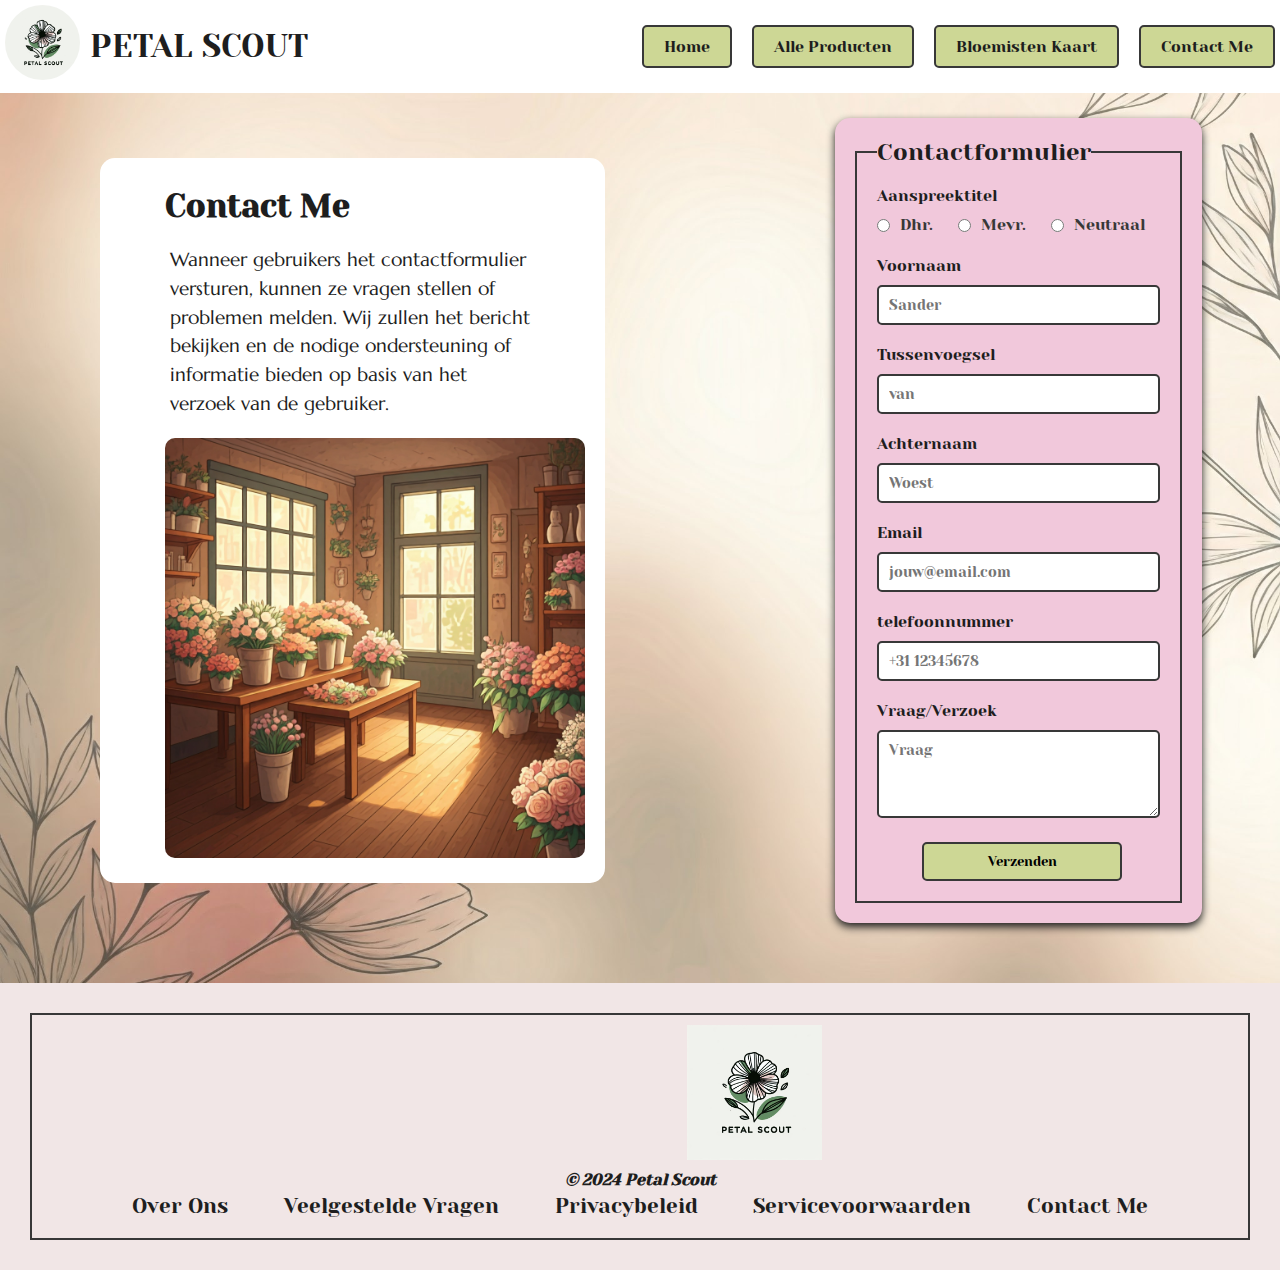
<file: ContactPage.html>
<!DOCTYPE html>
<html lang="en">
<head>
    <meta charset="UTF-8">
    <meta name="description" content="Deze website is de plek om specifieke bloemen te vinden bij lokale bloemisten, vooral wanneer je vaste bloemist niet heeft wat je zoekt. Door de realtime beschikbaarheid van nabije winkels te bekijken, kun je prijzen vergelijken, de voorraad checken en de dichtstbijzijnde bloemisten vinden. Of je nu op zoek bent naar zeldzame bloemen, unieke bloemstukken of verzorgingsbenodigdheden, deze site verbindt je met de beste opties in de buurt.">
    <meta name="keywords" content="Bloemen zoeken, Lokale bloemisten, Bloemenwinkel in de buurt, Zeldzame bloemen vinden, Bloemen beschikbaarheid">
    <meta name="viewport" content="width=device-width, initial-scale=1.0">
    <meta name="author" content="Zandorah Brandon">
    <title>Petal Scout</title>
    <link rel="icon" type="img/jpeg" href="img/logo.jpeg">
    <link rel="preconnect" href="https://fonts.googleapis.com">
    <link rel="preconnect" href="https://fonts.gstatic.com" crossorigin>
    <link href="https://fonts.googleapis.com/css2?family=Marcellus&family=Yeseva+One&display=swap" rel="stylesheet">
    <link rel ="stylesheet" type="text/css" href="./css/style.css"/>
</head>
<body>
    <header class="header">
        <figure class="logo-container">
            <a class="logo" href="Index.html"><img src="img/logo.jpeg" alt="Petal Scout Logo" title="logo"/></a>
            <aside>
                <figcaption>Petal Scout</figcaption>
            </aside>
        </figure>
        <nav class="nav-bar">
            <ul>   
                <li><a href="Index.html">Home</a></li>
                <li><a href="AlleProducten.html">Alle Producten</a></li>
                <li><a href="BloemistenKaart.html">Bloemisten Kaart</a></li>
                <li><a href="ContactPage.html">Contact Me</a></li>
            </ul>
        </nav>
    </header>
    <section class="contactp">
        <aside class="contact-text">
            <h1>Contact Me</h1>
            <p>Wanneer gebruikers het contactformulier versturen, kunnen ze vragen stellen of problemen melden. Wij zullen het bericht bekijken en de nodige ondersteuning of informatie bieden op basis van het verzoek van de gebruiker.</p>
            <img src="img/contact page pic.jpeg" alt="Het binnenkant van een bloemenwinkel" title="bloemen"/>
        </aside>
        <form
        action="ContactPage na submit.html"
        method="get"
        >
            <fieldset>
                <legend>Contactformulier</legend>
                <label>Aanspreektitel</label>
                <section class="radio-group">
                    <input type="radio" id="mr" name="title" value="Dhr.">
                    <label for="mr">Dhr.</label>
                    <input type="radio" id="mrs" name="title" value="Mevr.">
                    <label for="mrs">Mevr.</label>
                    <input type="radio" id="neutral" name="title" value="Neutraal">
                    <label for="neutral">Neutraal</label>
                </section>
    
                <label for="firstName">Voornaam</label>
                <input type="text" id="firstName" name="firstName" placeholder="Sander">
    
                <label for="middleName">Tussenvoegsel</label>
                <input type="text" id="middleName" name="middleName" placeholder="van">
    
                <label for="lastName">Achternaam</label>
                <input type="text" id="lastName" name="lastName" placeholder="Woest">
    
                <label for="email">Email</label>
                <input type="email" id="email" name="email" placeholder="jouw@email.com">
    
                <label for="phone">telefoonnummer</label>
                <input type="tel" id="phone" name="phone" placeholder="+31 12345678">
    
                <label for="message">Vraag/Verzoek</label>
                <textarea id="message" name="message" placeholder="Vraag" rows="4"></textarea>
            
                <input type="submit" class="submit" value="Verzenden">
            </fieldset>
        </form>
    </section>
    <footer>
        <section class="footer-border">
            <img class="footer-logo" src="img/logo.jpeg" alt="Petal Scout Logo" title="logo"/>
        <article class="branding">
            <p><em><strong>&copy; 2024 Petal Scout</strong></em></p>
        </article>
        <section class="links">
            <ul>
                <li>Over Ons</li>
                <li>Veelgestelde Vragen</li>
                <li>Privacybeleid</li>
                <li>Servicevoorwaarden</li>
                <li><a href="ContactPage.html">Contact Me</a></li>
            </ul>
        </section>
        </section>
    </footer>
</body>
</html>
</file>
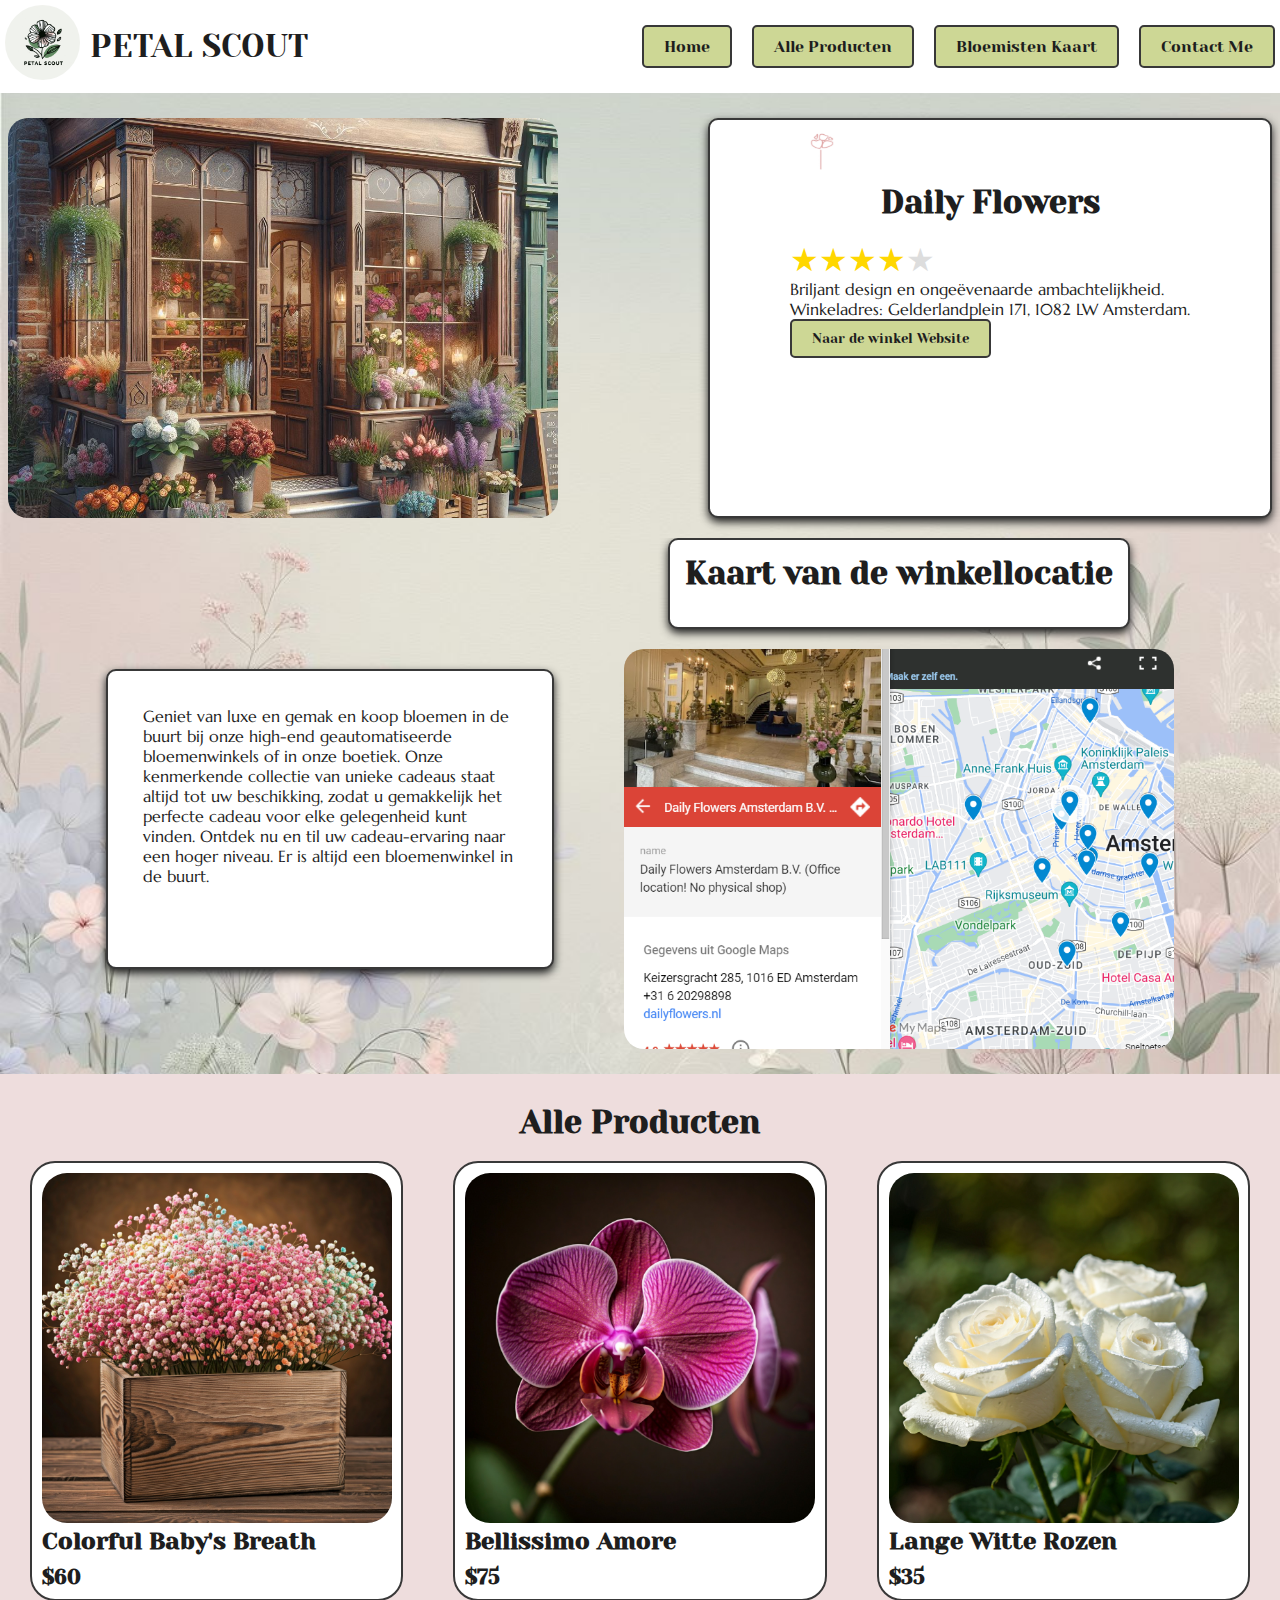
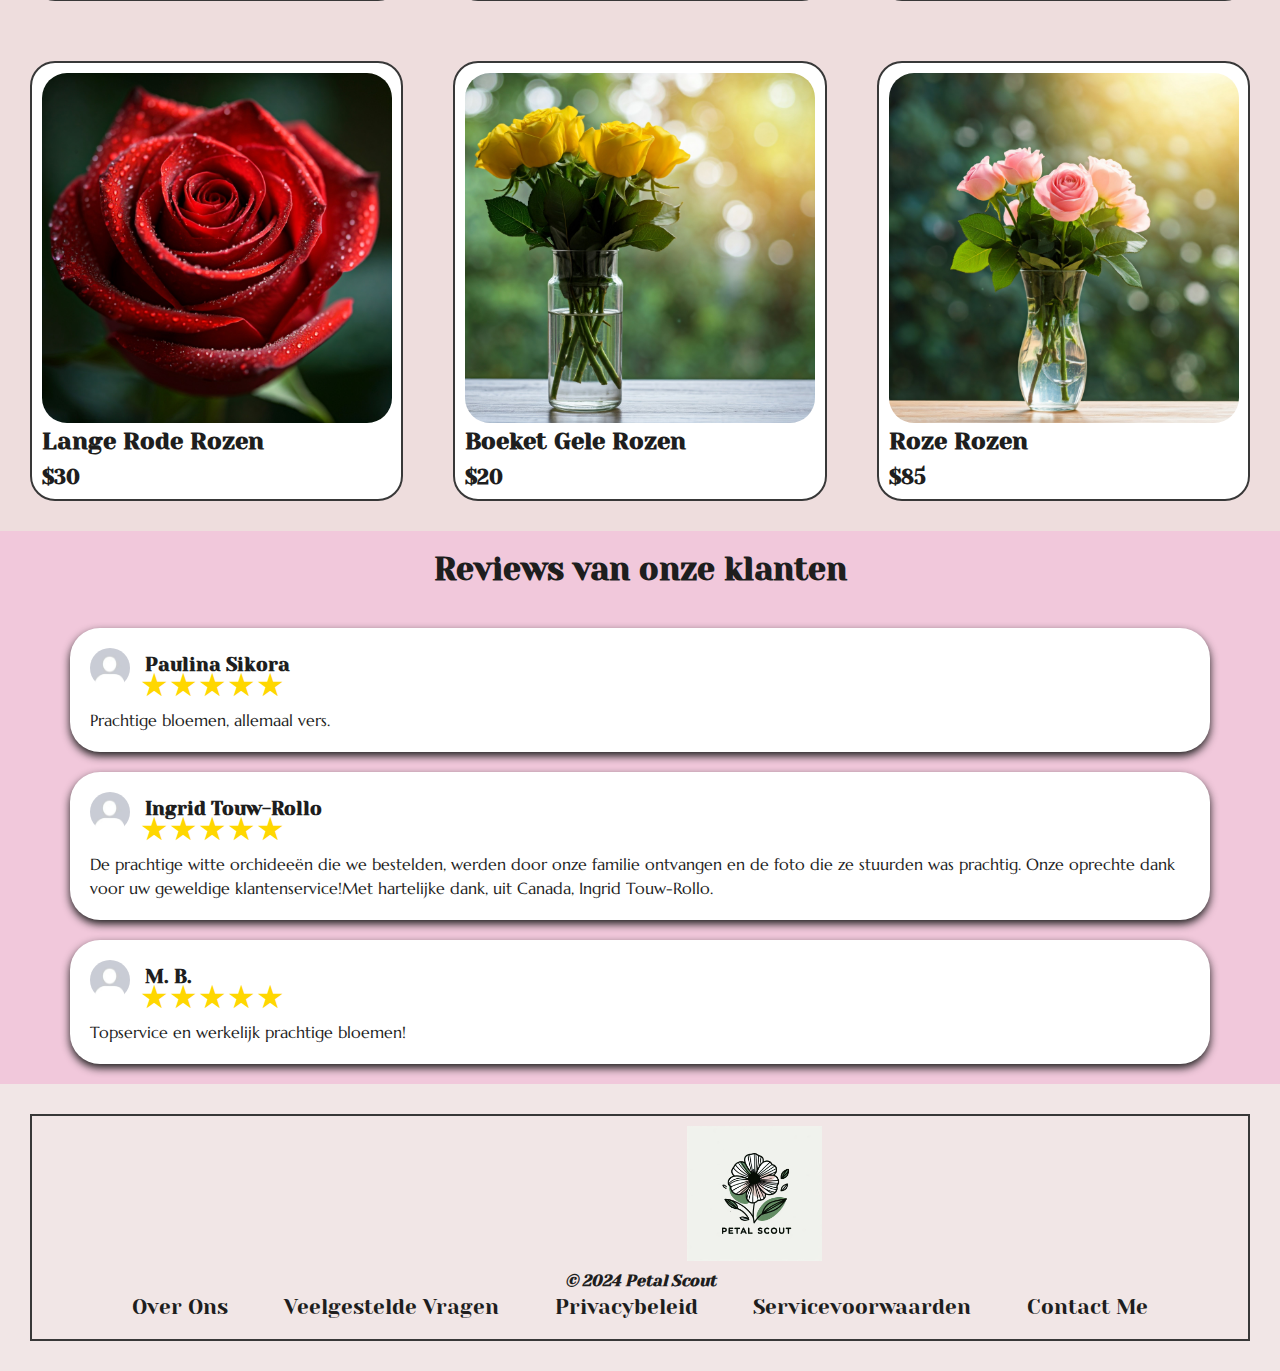
<file: winkel.html>
<!DOCTYPE html>
<html lang="en">
<head>
  <meta charset="UTF-8">
  <meta name="description" content="Deze website is de plek om specifieke bloemen te vinden bij lokale bloemisten, vooral wanneer je vaste bloemist niet heeft wat je zoekt. Door de realtime beschikbaarheid van nabije winkels te bekijken, kun je prijzen vergelijken, de voorraad checken en de dichtstbijzijnde bloemisten vinden. Of je nu op zoek bent naar zeldzame bloemen, unieke bloemstukken of verzorgingsbenodigdheden, deze site verbindt je met de beste opties in de buurt.">
  <meta name="keywords" content="Bloemen zoeken, Lokale bloemisten, Bloemenwinkel in de buurt, Zeldzame bloemen vinden, Bloemen beschikbaarheid">
  <meta name="viewport" content="width=device-width, initial-scale=1.0">
  <meta name="author" content="Zandorah Brandon">
  <title>Petal Scout</title>
  <link rel="icon" type="img/jpeg" href="img/logo.jpeg">
  <link rel="preconnect" href="https://fonts.googleapis.com">
  <link rel="preconnect" href="https://fonts.gstatic.com" crossorigin>
  <link href="https://fonts.googleapis.com/css2?family=Marcellus&family=Yeseva+One&display=swap" rel="stylesheet">
  <link rel ="stylesheet" type="text/css" href="./css/style.css"/>
</head>
<body>
    <header class="header">
        <figure class="logo-container">
            <a class="logo" href="Index.html"><img src="img/logo.jpeg" alt="Petal Scout Logo" title="logo"/></a>
            <aside>
              <figcaption>Petal Scout</figcaption>
            </aside>
        </figure>
        <nav class="nav-bar">
            <ul>   
                <li><a href="Index.html">Home</a></li>
                <li><a href="AlleProducten.html">Alle Producten</a></li>
                <li><a href="BloemistenKaart.html">Bloemisten Kaart</a></li>
                <li><a href="ContactPage.html">Contact Me</a></li>
            </ul>
        </nav>
    </header>
    <section class="p2-bg">
        <section class="p2">
            <section class="winkel-info">
              <figure class="aside-pic">
                <img src="img/shop front1.jpeg" alt="Daily Flowers Store" title="winkel deur"/>
              </figure>
              <article class="p3-star-and-name">
                <img class="winkel-logo" src="img/store logo.png" alt="Daily Flowers Store logo" title="winkel logo"/>
                <h1>Daily Flowers</h1>
                <section class="rating">
                    <ul class="star-rating">
                        <li class="star-filled">&#9733;</li>
                        <li class="star-filled">&#9733;</li>
                        <li class="star-filled">&#9733;</li>
                        <li class="star-filled">&#9733;</li>
                        <li class="star-empty">&#9733;</li>
                    </ul>
                </section>
                <p>Briljant design en ongeëvenaarde ambachtelijkheid.</p>
                <p>Winkeladres: Gelderlandplein 171, 1082 LW Amsterdam.</p>
                <button class="cta-button"><a href="https://dailyflowers.nl/nl/">Naar de winkel Website</a></button>
              </article>
            </section>
            <article class="aside-info">
                <p>Geniet van luxe en gemak en koop bloemen in de buurt bij onze high-end geautomatiseerde bloemenwinkels of in onze boetiek. Onze kenmerkende collectie van unieke cadeaus staat altijd tot uw beschikking, zodat u gemakkelijk het perfecte cadeau voor elke gelegenheid kunt vinden. Ontdek nu en til uw cadeau-ervaring naar een hoger niveau. Er is altijd een bloemenwinkel in de buurt.</p>
            </article>
              <figure class="p2-store">
                  <section class="p3-map-text">
                      <h1>Kaart van de winkellocatie</h1>
                    </section>
                <img src="img/shop map.png" alt="Kaart met winkellocatie in Amsterdam" title="amsterdam map"/>
              </figure>
        </section>
    </section>
    <section class="Populaire-bloem">
        <h1>Alle Producten</h1>
        <section class="bloem-producten">
            <figure class="product">
              <a href="bloem.html">
                <img src="img/flower1.jpeg" alt="Colorful Baby's Breath" title="Kleurige Bloem"/>
            <figcaption class="fig-prod">
              <h3>Colorful Baby's Breath</h3>
              <p>$60</p>
            </figcaption>
            </a>
              </figure>
              <figure class="product">
                <img src="img/flower2.jpeg" alt="Bellissimo Amore" title="Paarse Bloem"/>
                <figcaption class="fig-prod">
                  <h3>Bellissimo Amore</h3>
                  <p>$75</p>
                </figcaption>
              </figure>
              <figure class="product">
                <img src="img/flower3.jpeg" alt="Lange Witte Rozen" title="witte Roos"/>
                <figcaption class="fig-prod">
                  <h3>Lange Witte Rozen</h3>
                  <p>$35</p>
                </figcaption>
              </figure>
        </section>
      </section>
      <section class="Populaire-bloem">
        <section class="bloem-producten">
            <figure class="product">
                <img class="product-image" src="img/flower4.jpeg" alt="Lange Rode Rozen" title="rose roos"/>
                <figcaption class="fig-prod">
                  <h3>Lange Rode Rozen</h3>
                  <p>$30</p>
                </figcaption>
              </figure>
              <figure class="product">
                <img class="product-image" src="img/flower5.jpeg" alt="Boeket Gele Rozen" title="gele roos"/>
                <figcaption class="fig-prod">
                  <h3>Boeket Gele Rozen</h3>
                  <p>$20</p>
                </figcaption>
              </figure>
              <figure class="product">
                <img class="product-image" src="img/flower6.jpeg" alt="Roze Rozen" title="roze roos"/>
                <figcaption class="fig-prod">
                  <h3>Roze Rozen</h3>
                  <p>$85</p>
                </figcaption>
              </figure>
        </section>
      </section>
      <section class="p2-reviews">
        <h1>Reviews van onze klanten</h1>
        <section class="review">
            <section class="user-and-star">
                <img src="img/pfp.jpg" alt="Paulina Sikora" title="persoon"/>
                <article class="single-review">
                    <h2>Paulina Sikora</h2>
                    <section class="rating">
                        <ul class="star-rating">
                            <li class="star-filled">&#9733;</li>
                            <li class="star-filled">&#9733;</li>
                            <li class="star-filled">&#9733;</li>
                            <li class="star-filled">&#9733;</li>
                            <li class="star-filled">&#9733;</li>
                        </ul>
                    </section>
                </article>
            </section>
            <p>Prachtige bloemen, allemaal vers.</p>
        </section>
    
        <section class="review">
            <section class="user-and-star">
                <img src="img/pfp.jpg" alt="Ingrid Touw-Rollo" title="persoon"/>
                <article class="single-review">
                    <h2>Ingrid Touw-Rollo</h2>
                    <section class="rating">
                        <ul class="star-rating">
                            <li class="star-filled">&#9733;</li>
                            <li class="star-filled">&#9733;</li>
                            <li class="star-filled">&#9733;</li>
                            <li class="star-filled">&#9733;</li>
                            <li class="star-filled">&#9733;</li>
                        </ul>
                    </section>
                </article>
            </section>
            <p>De prachtige witte orchideeën die we bestelden, werden door onze familie ontvangen en de foto die ze stuurden was prachtig.  Onze oprechte dank voor uw geweldige klantenservice!Met hartelijke dank, uit Canada, Ingrid Touw-Rollo.</p>
        </section>
    
        <section class="review">
            <section class="user-and-star">
                <img src="img/pfp.jpg" alt="M. B." title="persoon"/>
                <article class="single-review">
                    <h2>M. B.</h2>
                    <section class="rating">
                        <ul class="star-rating">
                            <li class="star-filled">&#9733;</li>
                            <li class="star-filled">&#9733;</li>
                            <li class="star-filled">&#9733;</li>
                            <li class="star-filled">&#9733;</li>
                            <li class="star-filled">&#9733;</li>
                        </ul>
                    </section>
                </article>
            </section>
            <p>Topservice en werkelijk prachtige bloemen!</p>
        </section>   
    </section>
    <footer>
      <section class="footer-border">
          <img class="footer-logo" src="img/logo.jpeg" alt="Petal Scout Logo" title="logo"/>
      <article class="branding">
          <p><em><strong>&copy; 2024 Petal Scout</strong></em></p>
      </article>
      <section class="links">
          <ul>
              <li>Over Ons</li>
              <li>Veelgestelde Vragen</li>
              <li>Privacybeleid</li>
              <li>Servicevoorwaarden</li>
              <li><a href="ContactPage.html">Contact Me</a></li>
          </ul>
      </section>
      </section>
    </footer>
</body>
</html>
</file>
<file: css/style.css>
/* color variables */
:root{
    --prim-light: #F1E6E6;
    --secondary-light: #CDD795;
    --sec-hover: #A0AC5B;
    --border: #383838;
    --text:#1E1E1E;
    --prim:#F1C8DB;
    --bg-text:#FFFFFF;
    --prim-main:#EEDDDD;
}
@media (max-width: 768px) {
    section {
      flex-direction: column;
    }
}
#mobiel , #PC{
    display: none;
}
@media (max-width: 768px) {
    #mobiel {
      display: block;
    }
}
@media (min-width: 768px) {
    #PC {
        display: block;
    }
}
*{
    box-sizing: border-box;
    margin: 0;
    padding: 0;
    font-family: "Yeseva One", serif;
}
body{
    background-color: var(--prim-light);
    color: var(--text);
    letter-spacing: normal;
    word-spacing: normal;
    text-indent: 0;
}
a{
    font-family: "Yeseva One", serif;
    cursor: pointer;
    color: var(--text);
    text-decoration: none;
}
header{
    display: flex;
    justify-content: space-between;
    align-items: center;
    padding: 5px;
    background-color: var(--bg-text);
}
p{
    font-family: "Marcellus", serif;
    font-size: 1rem;
}
button{
    font-family: "Yeseva One", serif;
    background-color: var(--secondary-light);
    transition: background-color 0.3s;
    border: 2px solid var(--border);
    padding: 10px 20px;
    border-radius: 5px;
    cursor: pointer;
    color: var(--text);
    text-decoration: none;
}
button:hover{
    background-color: var(--sec-hover);
}
.logo img{
    width: 75px;
    height: 75px;
    cursor: pointer;
    border-radius: 100%;
}
.logo-container {
    font-size: 2rem;
    display: flex;
    align-items: center;
    gap: 10px;
}
.nav-bar ul{
    list-style-type: none; 
    display: flex;
    gap: 10px;
}
.nav-bar li{
    margin: 0;
    
}
.nav-bar a{
    font-family: "Yeseva One", serif;
    color: var(--text);
    display:inline-block;
    text-decoration: none;
    padding: 10px 20px;
    border-radius: 5px;
    margin-left: 10px;
    border-width: 2px;
    border-style: solid;
    border-color: var(--border);
    background-color: var(--secondary-light);
    transition: background-color 0.3s;
}
.nav-bar a:hover {
    background-color: var(--sec-hover);
}
.nav-bar a:active {
    background-color: var(--border);
}
.logo-container{
    text-transform: uppercase;
}
.hero{
    display: flex;
    align-items: center;
    position: relative;
    background-image: url("../img/home\ bg\ pic1.jpeg"); 
    background-size: cover;
    background-repeat: no-repeat;
    background-position: center;
    padding-left: 150px;
    padding-bottom: 30px;
}
.hero-text{
    padding-right: 100px;
    max-width: 650px;
}
.hero h1{
    font-size: 3rem;
    margin-bottom: 15px;
}
.hero p{
    max-width: 600px;
    margin: 0 auto 20px;
    line-height: 1.6;
}
.hero img{
    margin-top: 30px;
    max-width: 600px;
    border-radius: 20px;
}

.Populaire-bloem {
    background-color: var(--prim-main);
    padding: 30px;
}
.bloem-producten {
    display: flex;
    justify-content: center;
    align-items: center;
    gap: 50px;
    transition: transform 0.5s;
}
.bloem-producten :hover{
    transform: translateY(-5px);
}
h1 {
    font-size: 2rem;
    margin-bottom: 20px;
    display: flex;
    justify-content: center;
    align-items: center;
}
.product {
    border: 2px solid var(--border);
    border-radius: 25px;
    overflow: hidden;
    background: var(--bg-text);
    margin: 0;
    padding:10px;
}
.product img {
    width: 350px;
    height: 350px;
    border-radius: 25px;
}
.fig-prod h3 {
    font-size: 1.5rem;
}

.fig-prod p {
    font-size: 1.3rem;
    font-weight: bold;
    font-family: "Yeseva One", serif;
}
#waarom-website {
    padding: 60px;
    text-align: center;
}
#waarom-website h1 {
    margin-bottom: 30px;
    font-size: 2rem;
    padding-bottom: 25px;
}
.waarom {
    display: grid;
    grid-template-columns: 50% 50%;
    gap: 20px;
    align-items: center;
    margin-bottom: 20px;
}
#waarom-website img {
    width: 100%;
    height: 550px;;
    border-radius: 20px;
}
.text-waarom {
    background-color: var(--bg-text);
    border-radius: 15px;
    padding: 20px;
    line-height: 1.5;
    border: 2px solid var(--border);
}
.footer-border{
    margin: 30px;
    border: 2px solid var(--border);
}
.footer-logo{ 
    padding-top: 10px;
    padding-left: 655px;
    padding-bottom: 5px;
    height: 150px;
    width: auto;
}
.branding{
    font-family: "Yeseva One", serif;
    justify-content: center;
    display: flex;
    padding-bottom: 5px;
}
.links ul{
    display: flex;
    justify-content: space-between;
    align-items: center;
    padding-left: 100px;
    padding-right: 100px;
    padding-bottom: 20px;
    list-style-type: none;
    font-size: 1.3rem;
}
.links a{
    text-decoration: none;
}
.page1-bg{ 
    width:100%;
    height: 425px;
    object-fit: cover;
}
.product-section {
    display: flex;
    flex-direction: column;
    gap: 20px;
    padding: 20px;
    background-color: var(--prim);
    align-items: start;
}
.product-card {
    display: flex;
    justify-content: space-between;
    padding: 20px;
    background-color: var(--bg-text);
    border: 2px solid var(--border);
    border-radius: 15px;
}
  
  .product-info {
    width: 60%;
}
.p1-sec2{
    padding-left: 20px;
    
}
.shop-info {
    width: 35%;
    display: flex;
    flex-direction: column;
    align-items: center;
    
    border-radius: 15px;
    padding: 20px;
    text-align: center;
    border: 2px solid var(--border);
    background-image: url("../img/page1\ bg\ pic.jpeg");
    background-size: cover;
    background-repeat: no-repeat;
    background-position: center;
}
.shop-image{
    width: 250px;
    height: auto;
    border-radius: 15px;
}
.product-image {
    width: 300px;
    height: auto;
    border-radius: 15px;
}
h2, h3 {
    margin-bottom: 10px;
}
.price {
    font-size: 1.3rem;
    font-weight: bold;
    font-family: "Yeseva One", serif;
}
.rating {
    margin-top: 10px;
}
.star-rating {
    list-style-type: none;
    padding: 0;
    margin: 0;
    display: inline-flex;
    font-size: 2rem;  
}
  
.star-empty {
    color: #ddd; 
}
  
.star-filled {
    color: #ffd700; 
}
.page5-text {
    padding: 20px;
    background-color: var(--bg-text);
    border: 2px solid var(--border);
    border-radius: 15px;
    margin: 0px 400px 20px 125px;
}
.bloem-kaart{
    background-image: url("../img/page4\ bg.jpeg"); 
    background-size: cover;
    background-repeat: no-repeat;
    background-position: center;
    padding-bottom: 15px;
    padding-top: 15px;
}
.page5-text h1{
    display: block;
    margin-left: 0;
}
iframe {
    display: flex;
    align-items: center;
    width: 85%;
    height: 700px; 
    border: 2px solid var(--border);
    margin: 0px 20px 30px 115px;
    border-radius: 25px;
}
.contactp {
    background-image: url("../img/contact\ page\ bg.jpeg");
    background-size: cover;
    background-repeat: no-repeat;
    background-position: center;
    margin: 0px;
    padding: 25px 100px 60px 100px;
    display: flex;
    position: relative;
    align-items: center;
    gap: 230px;
}
.contact-text {
    background-color: var(--bg-text);
    border-radius: 15px;
    border: 1px;
    height: 725px;
    padding: 20px;
}
.contact-text h1 {
    font-weight: bold;
    margin: 0 0 10px;
    display: block;
    margin-left: 45px;
    margin-top: 10px;
}
.contact-text p {
    font-size: 1.2rem;
    line-height: 1.5;
    margin: 20px 50px 20px 50px;
}
.contact-text img {
    height: 420px;
    border-radius: 10px;
    margin-left: 45px;
    margin-bottom: 20px;
}
.contactp legend{
    font-size: 1.5rem;
}
fieldset{
    border: 2px solid var(--border);
    padding: 20px;
}
.contactp form {
    background-color: var(--prim);
    border-radius: 15px;
    width: 90%;
    max-width: 400px;
    padding: 20px;
    box-shadow: 0 4px 8px var(--text);
    display: flex;
    flex-direction: column;
    gap: 15px;
    margin-right: 150px;
}
.contactp label {
    font-size: 1rem;
    display: block;
    margin-bottom: 10px;
}
.contactp input[type="text"],
input[type="email"],
input[type="tel"],
textarea {
    width: 100%;
    padding: 10px;
    font-size: 0.9rem;
    border-radius: 5px;
    border: 2px solid var(--border);
    box-sizing: border-box;
    margin-bottom: 20px;
}
.contactp input[type="radio"] {
    margin-bottom: 20px;
}
.radio-group {
    display: flex;
    gap: 10px;
    align-items: center;
}
.radio-group label {
    font-size: 1rem;
    color: var(--border);
    margin-bottom: 22px;
    margin-right: 15px;
}
.submit {
    transition: background-color 0.3s;
    background-color: var(--secondary-light);
    border: 2px solid var(--border);
    padding: 10px 20px;
    border-radius: 5px;
    cursor: pointer;
    width: 200px;
    margin-left: 45px;
}
.submit :hover {
    background-color: var(--sec-hover);
}
.contactp-yes{
    background-image: url("../img/contact\ page\ bg.jpeg");
    background-size: cover;
    background-repeat: no-repeat;
    background-position: center;
    padding: 100px;
}
.contactp-yes > p{
    background-color: var(--prim-light);
}
.pp::first-letter{
    color: var(--sec-hover);
}
.contactp-yes h2{
    padding-top: 20px;
}
.contact-table {
    width: 100%;
    margin: 20px auto;
    border-collapse: collapse;
    text-align: left;
    border-radius: 10px;
  }
  .contact-table th, 
  .contact-table td {
    padding: 10px 15px;
    border: 1px solid var(--border);
  }
  .contact-table tr:nth-child(even) {
    background-color: #CFF;
  }
  .contact-table tr:nth-child(odd) {
    background-color: #FFF;
  }
.reviews {
    background-image: url("../img/home\ bg\ pic2.jpeg"); 
    background-size: cover;
    background-repeat: no-repeat;
    background-position: center;
    margin: 0;
    display: flex;
    flex-direction: column;
    gap: 20px;
    padding: 20px;
}
.reviews h1 {
    font-size: 1.5rem;
    margin-top: 20px;
}
.review {
    background-color: var(--bg-text);
    border-radius: 30px;
    padding: 20px;
    margin-left: 50px;
    margin-right: 50px;
    box-shadow: 0 4px 8px var(--text);
}
.single-review {
    display: flex;
    flex-direction: column;
}
.user-and-star {
    display: block;
    width: auto;
    display: flex;
    flex-direction: row;
    align-items: center;
}
.user-and-star img {
    width: 40px;
    height: 40px;
    border-radius: 50%;
    margin-right: 10px;
    margin-bottom: 20px;
}
.user-and-star h2 {
    font-size: 1.2rem;
    margin-left: 5px;
    margin-bottom: -20px;
}
.user-and-star li{
    margin: 0;
}
.review p {
    margin: 0;
    line-height: 1.5;
}
.p2-bg{
    background-image: url("../img/page2\ bg.jpeg");
    background-size: cover;
    background-repeat: no-repeat;
    background-position: center;
}
.p2 {
    display: flex;
    justify-content: center;
    align-items: center;
    padding-top: 25px;
    padding-bottom: 25px;
    flex-wrap: wrap;
    gap: 70px;
}
.p2 figure {
    max-width: 45%;
    overflow: hidden;
    display: flex;
    justify-content: center;
    align-items: center;
}
.p2 figure img {
    width: 550px;
    height: 400px;
    object-fit: cover;
    border-radius: 20px;
}
.p2-star-and-name {
    max-width: 45%;
    padding: 15px;
    border: 2px solid var(--border);
    border-radius: 10px;
    box-shadow: 0px 4px 8px var(--text);
    background-color: var(--bg-text);
}
.p2-star-and-name h1 {
    margin-bottom: 10px;
}

.b-price {
    font-size: 1.3rem;
    font-weight: bold;
    margin-bottom: 10px;
}
.p2-description {
    font-size: 1rem;
    margin-bottom: 20px;
}
.p2-button {
    display: inline-block;
}
.aside-text {
    max-width: 35%;
    padding: 15px;
    border: 2px solid var(--border);
    border-radius: 10px;
    background-color: var(--bg-text);
    box-shadow: 0px 4px 8px var(--text);
    height: 300px;
    margin-top: -140px;
    margin-left: -125px;
}
.aside-text h1 {
    font-size: 1.5rem;
    padding-bottom: 10px;
}
.aside-text li {
    list-style: disc inside;
    line-height: 1.6;
    font-family: "Marcellus", serif;
}
figure.store {
    border-radius: 10px;
    overflow: hidden;
    box-shadow: 0 4px 8px var(--text);
}
.p2-store {
    display: flex;
    flex-direction: column;
    gap: 20px;
    display: block;
    margin-top: -50px;
}
.store-text {
    padding: 20px 30px 20px 30px;
    border: 2px solid var(--border);
    border-radius: 10px;
    background-color: var(--bg-text);
    box-shadow: 0px 4px 8px var(--text);
    display: block;
}
.store-text h1 {
    font-size: 1.5rem;
    margin-bottom: 5px;
}
.store-text p {
    font-size: 1rem;
}
.p2-reviews {
    background-color: var(--prim);
    background-size: cover;
    background-repeat: no-repeat;
    background-position: center;
    margin: 0;
    display: flex;
    flex-direction: column;
    gap: 20px;
    padding: 20px;
}
.winkel-info {
    display: flex;
    flex-wrap: wrap;
    gap: 150px;
}
.winkel-logo{
    border-radius: 100%;
    width: 60px;
    height: 60px;
    margin: 0;
    padding: 0;
}
.p3-map-text {
    text-align: center;
    padding: 15px;
    border: 2px solid var(--border);
    border-radius: 10px;
    box-shadow: 0px 4px 8px var(--text);
    background-color: var(--bg-text);
}
.aside-info {
    max-width: 35%;
    padding: 15px;
    border: 2px solid var(--border);
    border-radius: 10px;
    background-color: var(--bg-text);
    box-shadow: 0px 4px 8px var(--text);
    height: 300px;
}
.p3-star-and-name{
    padding-left: 80px;
    padding-right: 80px;
    border: 2px solid var(--border);
    border-radius: 10px;
    box-shadow: 0px 4px 8px var(--text);
    background-color: var(--bg-text);
}
.aside-info p{
    padding: 20px;;
}
.cookies-bericht{
    padding: 15px; 
    background-color: var(--bg-text); 
    position: fixed; 
    bottom: 0; 
    width: 100%; 
    box-shadow: 0px 4px 8px var(--text);
    font-size: 1.2rem;
    float: left;
    z-index: 9999;
}
.cookies-bericht p:nth-child(1) {
    background-color: var(--prim-main)
}
</file>
